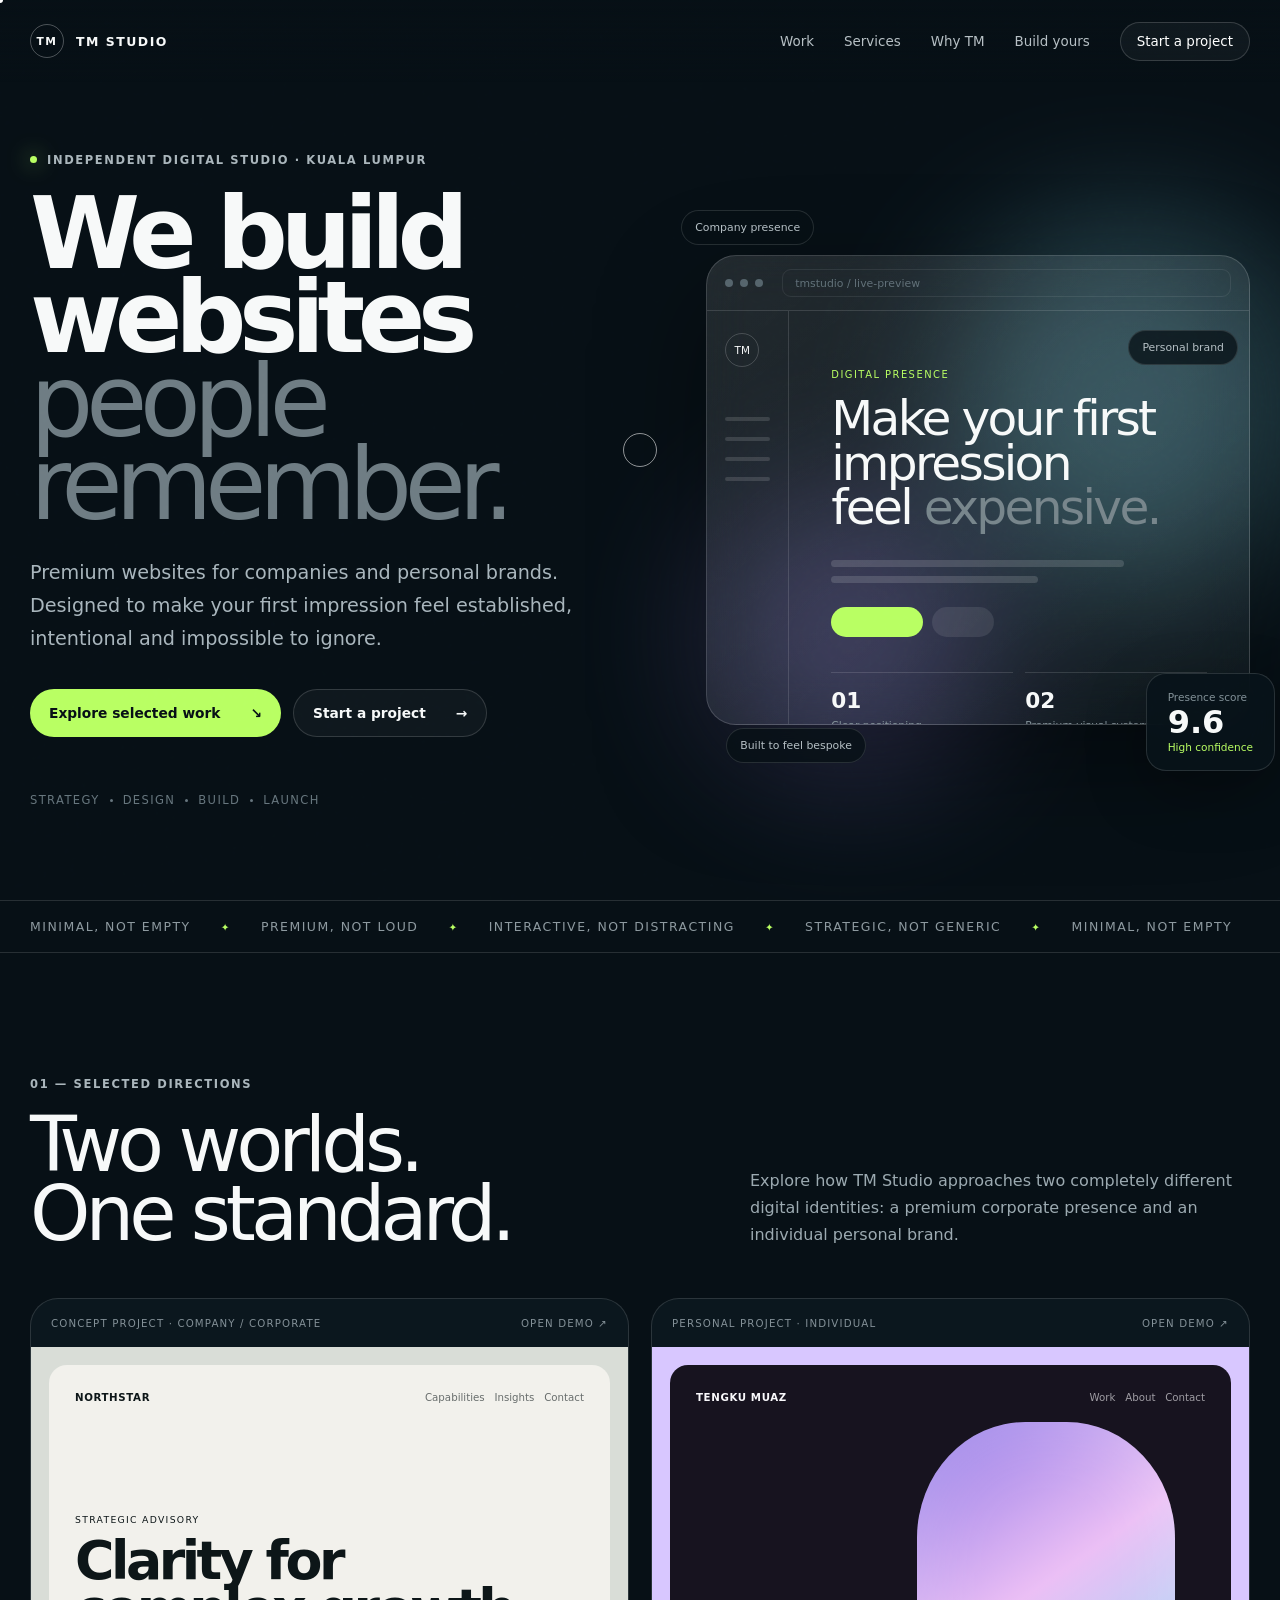
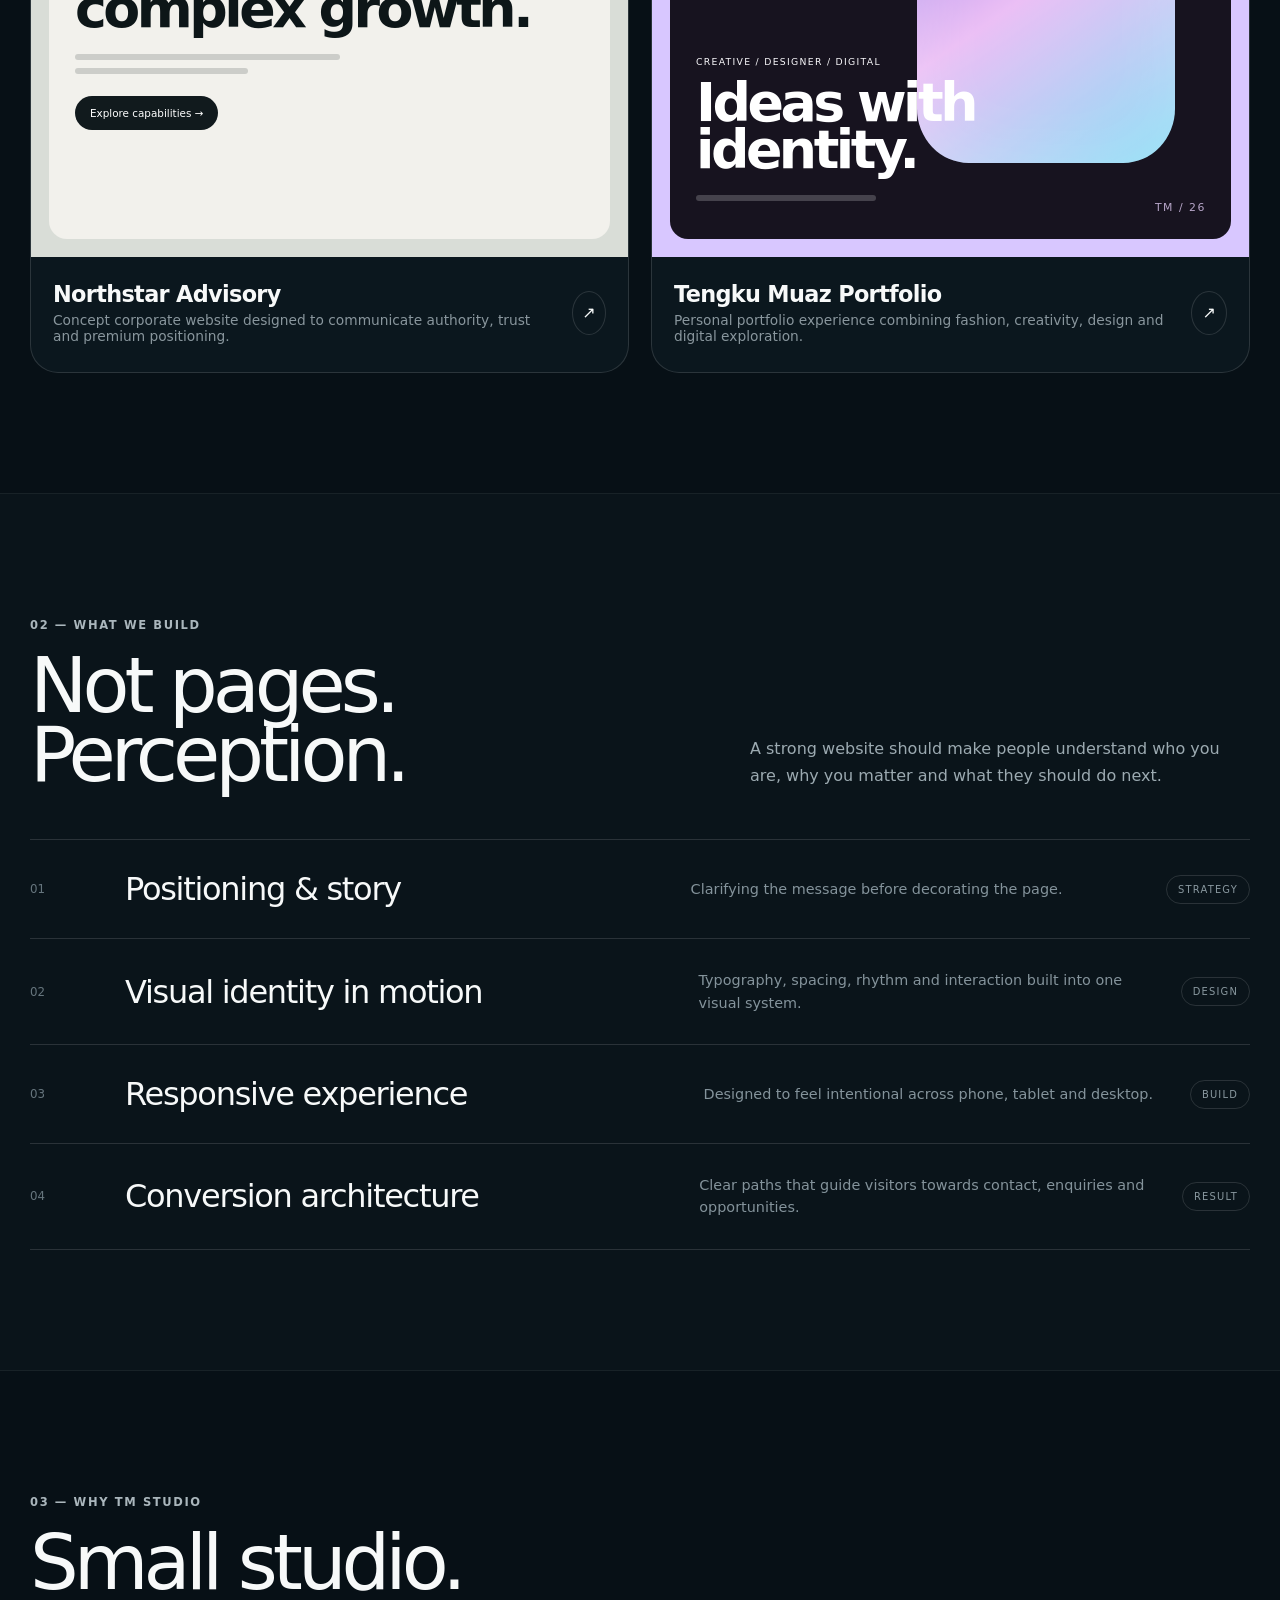
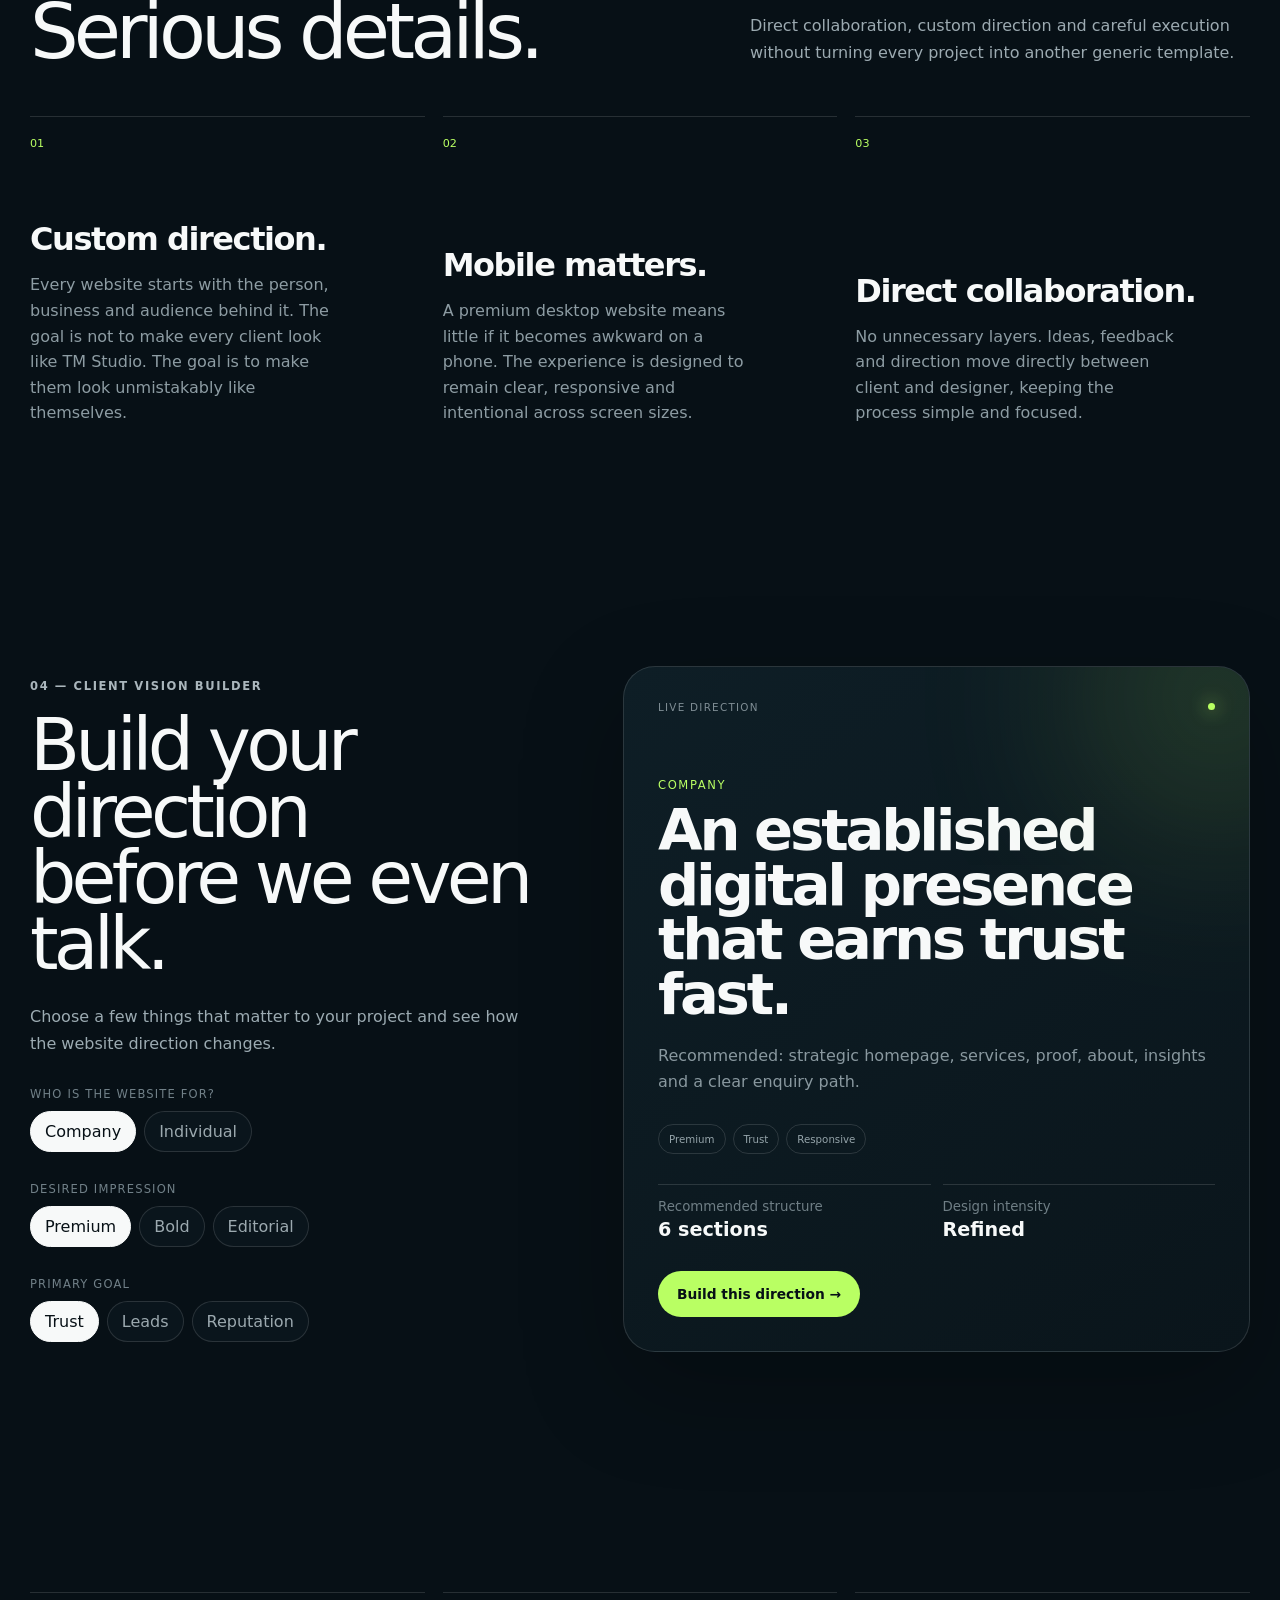
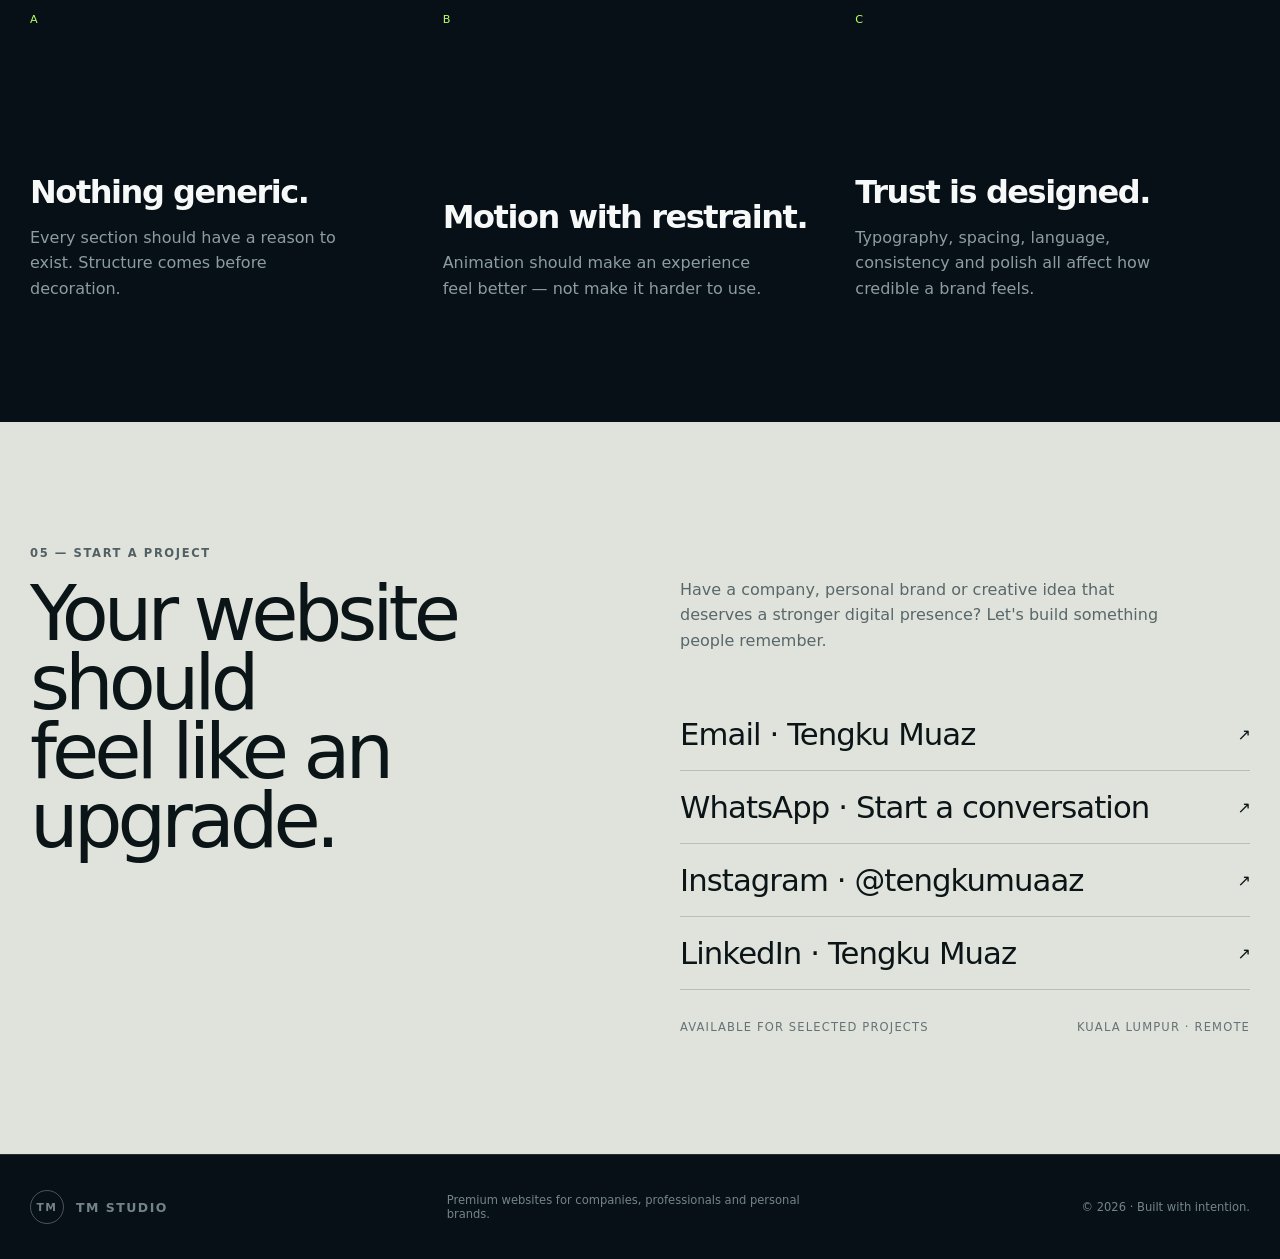
<file: index.html>
<!doctype html>
<html lang="en">

<head>
  <meta charset="utf-8">

  <meta
    name="viewport"
    content="width=device-width, initial-scale=1"
  >

  <meta
    name="theme-color"
    content="#071016"
  >

  <meta
    name="description"
    content="TM Studio creates premium minimalist websites for companies, founders, professionals and personal brands."
  >

  <title>
    TM Studio — Premium Websites & Digital Experiences
  </title>

  <link
    rel="stylesheet"
    href="styles.css"
  >
</head>


<body data-page="home">


  <!-- SCROLL PROGRESS -->

  <div
    class="scroll-progress"
    aria-hidden="true"
  >
    <span id="scrollProgress"></span>
  </div>


  <!-- BACKGROUND EFFECT -->

  <div
    class="noise"
    aria-hidden="true"
  ></div>


  <!-- CUSTOM CURSOR -->

  <div
    class="cursor cursor-dot"
    aria-hidden="true"
  ></div>

  <div
    class="cursor cursor-ring"
    aria-hidden="true"
  ></div>



  <!-- ========================================
       HEADER
  ========================================= -->

  <header
    class="site-header"
    id="top"
  >

    <div class="shell nav-shell">


      <!-- LOGO -->

      <a
        class="brand"
        href="index.html"
        aria-label="TM Studio home"
      >

        <span class="brand-mark">
          TM
        </span>

        <span class="brand-name">
          TM STUDIO
        </span>

      </a>



      <!-- DESKTOP NAV -->

      <nav
        class="desktop-nav"
        aria-label="Primary navigation"
      >

        <a href="#work">
          Work
        </a>

        <a href="#services">
          Services
        </a>

        <a href="#why">
          Why TM
        </a>

        <a href="#vision">
          Build yours
        </a>

        <a
          href="#contact"
          class="nav-pill"
        >
          Start a project
        </a>

      </nav>



      <!-- MOBILE MENU -->

      <button
        class="menu-btn"
        id="menuBtn"
        aria-expanded="false"
        aria-controls="mobileMenu"
        aria-label="Open menu"
      >

        <span></span>
        <span></span>

      </button>

    </div>


    <div
      class="mobile-menu"
      id="mobileMenu"
    >

      <div class="shell mobile-menu-inner">

        <a href="#work">
          Work
        </a>

        <a href="#services">
          Services
        </a>

        <a href="#why">
          Why TM
        </a>

        <a href="#vision">
          Build yours
        </a>

        <a href="#contact">
          Start a project ↗
        </a>

      </div>

    </div>

  </header>



  <main>


    <!-- ========================================
         HERO
    ========================================= -->

    <section class="hero shell">


      <div class="hero-copy reveal">


        <div class="kicker">

          <span class="signal"></span>

          Independent digital studio · Kuala Lumpur

        </div>


        <h1>

          We build websites

          <span class="hero-line muted">
            people remember.
          </span>

        </h1>


        <p class="hero-lead">

          Premium websites for companies and personal brands.

          Designed to make your first impression feel
          established, intentional and impossible to ignore.

        </p>


        <div class="hero-actions">


          <a
            href="#work"
            class="button button-primary magnetic"
          >

            <span>
              Explore selected work
            </span>

            <span>
              ↘
            </span>

          </a>


          <a
            href="#contact"
            class="button button-ghost magnetic"
          >

            <span>
              Start a project
            </span>

            <span>
              →
            </span>

          </a>


        </div>


        <div class="micro-proof">

          <span>Strategy</span>

          <i></i>

          <span>Design</span>

          <i></i>

          <span>Build</span>

          <i></i>

          <span>Launch</span>

        </div>


      </div>



      <!-- HERO VISUAL -->

      <div
        class="hero-stage reveal delay-1"
        data-tilt
      >


        <div class="orb orb-a"></div>

        <div class="orb orb-b"></div>


        <div class="stage-label label-a">
          Company presence
        </div>

        <div class="stage-label label-b">
          Personal brand
        </div>

        <div class="stage-label label-c">
          Built to feel bespoke
        </div>



        <div class="browser-card">


          <div class="browser-chrome">

            <span></span>

            <span></span>

            <span></span>


            <div class="browser-url">
              tmstudio / live-preview
            </div>

          </div>



          <div class="browser-layout">


            <aside class="browser-sidebar">


              <span class="tiny-logo">
                TM
              </span>


              <div class="sidebar-lines">

                <i></i>

                <i></i>

                <i></i>

                <i></i>

              </div>


            </aside>



            <div class="browser-main">


              <span class="mini-eyebrow">
                DIGITAL PRESENCE
              </span>


              <div class="demo-heading">

                Make your first impression<br>

                feel <em>expensive.</em>

              </div>


              <div class="demo-copy"></div>

              <div class="demo-copy short"></div>


              <div class="demo-actions">

                <i></i>

                <i></i>

              </div>


              <div class="demo-stats">


                <div>

                  <b>
                    01
                  </b>

                  <span>
                    Clear positioning
                  </span>

                </div>


                <div>

                  <b>
                    02
                  </b>

                  <span>
                    Premium visual system
                  </span>

                </div>


              </div>


            </div>

          </div>

        </div>



        <div class="floating-score">

          <span>
            Presence score
          </span>

          <strong>
            9.6
          </strong>

          <i>
            High confidence
          </i>

        </div>


      </div>


    </section>



    <!-- ========================================
         MOVING TEXT
    ========================================= -->

    <section class="manifesto">


      <div
        class="shell marquee-wrap"
        aria-label="TM Studio design principles"
      >


        <div class="marquee-track">


          <span>
            Minimal, not empty
          </span>

          <b>✦</b>


          <span>
            Premium, not loud
          </span>

          <b>✦</b>


          <span>
            Interactive, not distracting
          </span>

          <b>✦</b>


          <span>
            Strategic, not generic
          </span>

          <b>✦</b>


          <span>
            Minimal, not empty
          </span>

          <b>✦</b>


          <span>
            Premium, not loud
          </span>

          <b>✦</b>


        </div>


      </div>


    </section>



    <!-- ========================================
         SELECTED WORK
    ========================================= -->

    <section
      class="section shell"
      id="work"
    >


      <div class="section-head reveal">


        <div>


          <span class="section-index">
            01 — SELECTED DIRECTIONS
          </span>


          <h2>

            Two worlds.<br>

            One standard.

          </h2>


        </div>


        <p>

          Explore how TM Studio approaches two
          completely different digital identities:
          a premium corporate presence and an
          individual personal brand.

        </p>


      </div>



      <div class="project-grid">


        <!-- COMPANY DEMO -->

        <a
          href="company.html"
          class="project-card company-card reveal"
          data-tilt
        >


          <div class="project-topline">


            <span>
              CONCEPT PROJECT · COMPANY / CORPORATE
            </span>


            <span>
              OPEN DEMO ↗
            </span>


          </div>



          <div class="project-art">


            <div class="company-mini">


              <div class="mini-nav">


                <b>
                  NORTHSTAR
                </b>


                <span>

                  Capabilities&nbsp;&nbsp;
                  Insights&nbsp;&nbsp;
                  Contact

                </span>


              </div>



              <div class="mini-hero">


                <small>
                  STRATEGIC ADVISORY
                </small>


                <h3>

                  Clarity for<br>
                  complex growth.

                </h3>


                <p></p>

                <p class="mini-short"></p>


                <button type="button">

                  Explore capabilities →

                </button>


              </div>


            </div>


          </div>



          <div class="project-meta">


            <div>


              <h3>
                Northstar Advisory
              </h3>


              <p>

                Concept corporate website designed
                to communicate authority, trust and
                premium positioning.

              </p>


            </div>


            <span class="round-arrow">
              ↗
            </span>


          </div>


        </a>



        <!-- TENGKU MUAZ PERSONAL DEMO -->

        <a
          href="individual.html"
          class="project-card personal-card reveal delay-1"
          data-tilt
        >


          <div class="project-topline">


            <span>
              PERSONAL PROJECT · INDIVIDUAL
            </span>


            <span>
              OPEN DEMO ↗
            </span>


          </div>



          <div class="project-art">


            <div class="personal-mini">


              <div class="mini-nav">


                <b>
                  TENGKU MUAZ
                </b>


                <span>

                  Work&nbsp;&nbsp;
                  About&nbsp;&nbsp;
                  Contact

                </span>


              </div>



              <div class="portrait-shape"></div>



              <div class="mini-hero personal">


                <small>
                  CREATIVE / DESIGNER / DIGITAL
                </small>


                <h3>

                  Ideas with<br>
                  identity.

                </h3>


                <p></p>


              </div>



              <div class="signature">
                TM / 26
              </div>


            </div>


          </div>



          <div class="project-meta">


            <div>


              <h3>
                Tengku Muaz Portfolio
              </h3>


              <p>

                Personal portfolio experience
                combining fashion, creativity,
                design and digital exploration.

              </p>


            </div>


            <span class="round-arrow">
              ↗
            </span>


          </div>


        </a>


      </div>


    </section>



    <!-- ========================================
         SERVICES
    ========================================= -->

    <section
      class="section services-section"
      id="services"
    >


      <div class="shell">


        <div class="section-head reveal">


          <div>


            <span class="section-index">
              02 — WHAT WE BUILD
            </span>


            <h2>

              Not pages.<br>

              Perception.

            </h2>


          </div>


          <p>

            A strong website should make people
            understand who you are, why you matter
            and what they should do next.

          </p>


        </div>



        <div class="service-list">


          <article
            class="service-row spotlight-card reveal"
          >


            <span class="service-num">
              01
            </span>


            <h3>
              Positioning & story
            </h3>


            <p>

              Clarifying the message before
              decorating the page.

            </p>


            <span class="service-tag">
              STRATEGY
            </span>


          </article>



          <article
            class="service-row spotlight-card reveal"
          >


            <span class="service-num">
              02
            </span>


            <h3>
              Visual identity in motion
            </h3>


            <p>

              Typography, spacing, rhythm and
              interaction built into one visual system.

            </p>


            <span class="service-tag">
              DESIGN
            </span>


          </article>



          <article
            class="service-row spotlight-card reveal"
          >


            <span class="service-num">
              03
            </span>


            <h3>
              Responsive experience
            </h3>


            <p>

              Designed to feel intentional
              across phone, tablet and desktop.

            </p>


            <span class="service-tag">
              BUILD
            </span>


          </article>



          <article
            class="service-row spotlight-card reveal"
          >


            <span class="service-num">
              04
            </span>


            <h3>
              Conversion architecture
            </h3>


            <p>

              Clear paths that guide visitors
              towards contact, enquiries
              and opportunities.

            </p>


            <span class="service-tag">
              RESULT
            </span>


          </article>


        </div>


      </div>


    </section>



    <!-- ========================================
         WHY TM STUDIO
    ========================================= -->

    <section
      class="section shell"
      id="why"
    >


      <div class="section-head reveal">


        <div>


          <span class="section-index">
            03 — WHY TM STUDIO
          </span>


          <h2>

            Small studio.<br>

            Serious details.

          </h2>


        </div>


        <p>

          Direct collaboration, custom direction
          and careful execution without turning
          every project into another generic template.

        </p>


      </div>



      <div class="principles-grid">



        <article class="principle reveal">


          <span>
            01
          </span>


          <h3>
            Custom direction.
          </h3>


          <p>

            Every website starts with the person,
            business and audience behind it.

            The goal is not to make every client
            look like TM Studio.

            The goal is to make them look
            unmistakably like themselves.

          </p>


        </article>



        <article class="principle reveal delay-1">


          <span>
            02
          </span>


          <h3>
            Mobile matters.
          </h3>


          <p>

            A premium desktop website means little
            if it becomes awkward on a phone.

            The experience is designed to remain
            clear, responsive and intentional
            across screen sizes.

          </p>


        </article>



        <article class="principle reveal delay-2">


          <span>
            03
          </span>


          <h3>
            Direct collaboration.
          </h3>


          <p>

            No unnecessary layers.

            Ideas, feedback and direction move
            directly between client and designer,
            keeping the process simple and focused.

          </p>


        </article>


      </div>


    </section>



    <!-- ========================================
         CLIENT VISION BUILDER
    ========================================= -->

    <section
      class="section shell"
      id="vision"
    >


      <div class="vision-grid">



        <div class="vision-copy reveal">


          <span class="section-index">
            04 — CLIENT VISION BUILDER
          </span>


          <h2>

            Build your direction<br>

            before we even talk.

          </h2>


          <p>

            Choose a few things that matter
            to your project and see how the
            website direction changes.

          </p>



          <!-- AUDIENCE -->

          <div class="control-group">


            <label>
              Who is the website for?
            </label>


            <div
              class="choice-row"
              data-control="audience"
            >


              <button
                class="choice active"
                data-value="Company"
              >
                Company
              </button>


              <button
                class="choice"
                data-value="Individual"
              >
                Individual
              </button>


            </div>


          </div>



          <!-- STYLE -->

          <div class="control-group">


            <label>
              Desired impression
            </label>


            <div
              class="choice-row"
              data-control="tone"
            >


              <button
                class="choice active"
                data-value="Premium"
              >
                Premium
              </button>


              <button
                class="choice"
                data-value="Bold"
              >
                Bold
              </button>


              <button
                class="choice"
                data-value="Editorial"
              >
                Editorial
              </button>


            </div>


          </div>



          <!-- GOAL -->

          <div class="control-group">


            <label>
              Primary goal
            </label>


            <div
              class="choice-row"
              data-control="goal"
            >


              <button
                class="choice active"
                data-value="Trust"
              >
                Trust
              </button>


              <button
                class="choice"
                data-value="Leads"
              >
                Leads
              </button>


              <button
                class="choice"
                data-value="Reputation"
              >
                Reputation
              </button>


            </div>


          </div>


        </div>



        <!-- LIVE RESULT -->

        <div
          class="vision-preview reveal delay-1"
          id="visionPreview"
        >


          <div class="preview-top">


            <span>
              LIVE DIRECTION
            </span>

            <i></i>


          </div>



          <div
            class="preview-type"
            id="previewAudience"
          >
            Company
          </div>



          <h3 id="previewHeadline">

            An established digital presence
            that earns trust fast.

          </h3>



          <p id="previewDescription">

            Recommended: strategic homepage,
            services, proof, about, insights
            and a clear enquiry path.

          </p>



          <div class="preview-tags">


            <span id="previewTone">
              Premium
            </span>


            <span id="previewGoal">
              Trust
            </span>


            <span>
              Responsive
            </span>


          </div>



          <div class="preview-score">


            <div>


              <small>
                Recommended structure
              </small>


              <strong id="previewPages">
                6 sections
              </strong>


            </div>



            <div>


              <small>
                Design intensity
              </small>


              <strong id="previewIntensity">
                Refined
              </strong>


            </div>


          </div>



          <a
            href="#contact"
            class="button button-primary magnetic"
          >

            Build this direction →

          </a>


        </div>


      </div>


    </section>



    <!-- ========================================
         DESIGN PHILOSOPHY
    ========================================= -->

    <section class="section shell">


      <div class="principles-grid">



        <article class="principle reveal">


          <span>
            A
          </span>


          <h3>
            Nothing generic.
          </h3>


          <p>

            Every section should have a reason
            to exist.

            Structure comes before decoration.

          </p>


        </article>



        <article class="principle reveal delay-1">


          <span>
            B
          </span>


          <h3>
            Motion with restraint.
          </h3>


          <p>

            Animation should make an experience
            feel better — not make it harder to use.

          </p>


        </article>



        <article class="principle reveal delay-2">


          <span>
            C
          </span>


          <h3>
            Trust is designed.
          </h3>


          <p>

            Typography, spacing, language,
            consistency and polish all affect
            how credible a brand feels.

          </p>


        </article>


      </div>


    </section>



    <!-- ========================================
         CONTACT
    ========================================= -->

    <section
      class="contact-section"
      id="contact"
    >


      <div class="shell contact-grid">



        <div class="reveal">


          <span class="section-index">
            05 — START A PROJECT
          </span>


          <h2>

            Your website should<br>

            feel like an upgrade.

          </h2>


        </div>



        <div class="contact-panel reveal delay-1">


          <p>

            Have a company, personal brand or
            creative idea that deserves a stronger
            digital presence?

            Let's build something people remember.

          </p>



          <!-- EMAIL -->

          <a
            href="mailto:tengkumuaz0111@gmail.com"
            class="contact-link"
          >

            Email · Tengku Muaz

            <span>
              ↗
            </span>

          </a>



          <!-- WHATSAPP -->

          <a
            href="https://wa.me/60192412569"
            target="_blank"
            rel="noopener noreferrer"
            class="contact-link"
          >

            WhatsApp · Start a conversation

            <span>
              ↗
            </span>

          </a>



          <!-- INSTAGRAM -->

          <a
            href="https://www.instagram.com/tengkumuaaz/"
            target="_blank"
            rel="noopener noreferrer"
            class="contact-link"
          >

            Instagram · @tengkumuaaz

            <span>
              ↗
            </span>

          </a>



          <!-- LINKEDIN -->

          <a
            href="https://www.linkedin.com/in/tengku-muaz-tengku-ubaidillah-b92645419"
            target="_blank"
            rel="noopener noreferrer"
            class="contact-link"
          >

            LinkedIn · Tengku Muaz

            <span>
              ↗
            </span>

          </a>



          <div class="contact-foot">


            <span>
              Available for selected projects
            </span>


            <span>
              Kuala Lumpur · Remote
            </span>


          </div>


        </div>


      </div>


    </section>


  </main>



  <!-- ========================================
       FOOTER
  ========================================= -->

  <footer class="site-footer">


    <div class="shell footer-grid">


      <a
        class="brand"
        href="#top"
      >


        <span class="brand-mark">
          TM
        </span>


        <span class="brand-name">
          TM STUDIO
        </span>


      </a>



      <p>

        Premium websites for companies,
        professionals and personal brands.

      </p>



      <p>

        © <span data-year></span>
        · Built with intention.

      </p>


    </div>


  </footer>



  <!-- JAVASCRIPT -->

  <script src="script.js"></script>


</body>

</html>
</file>
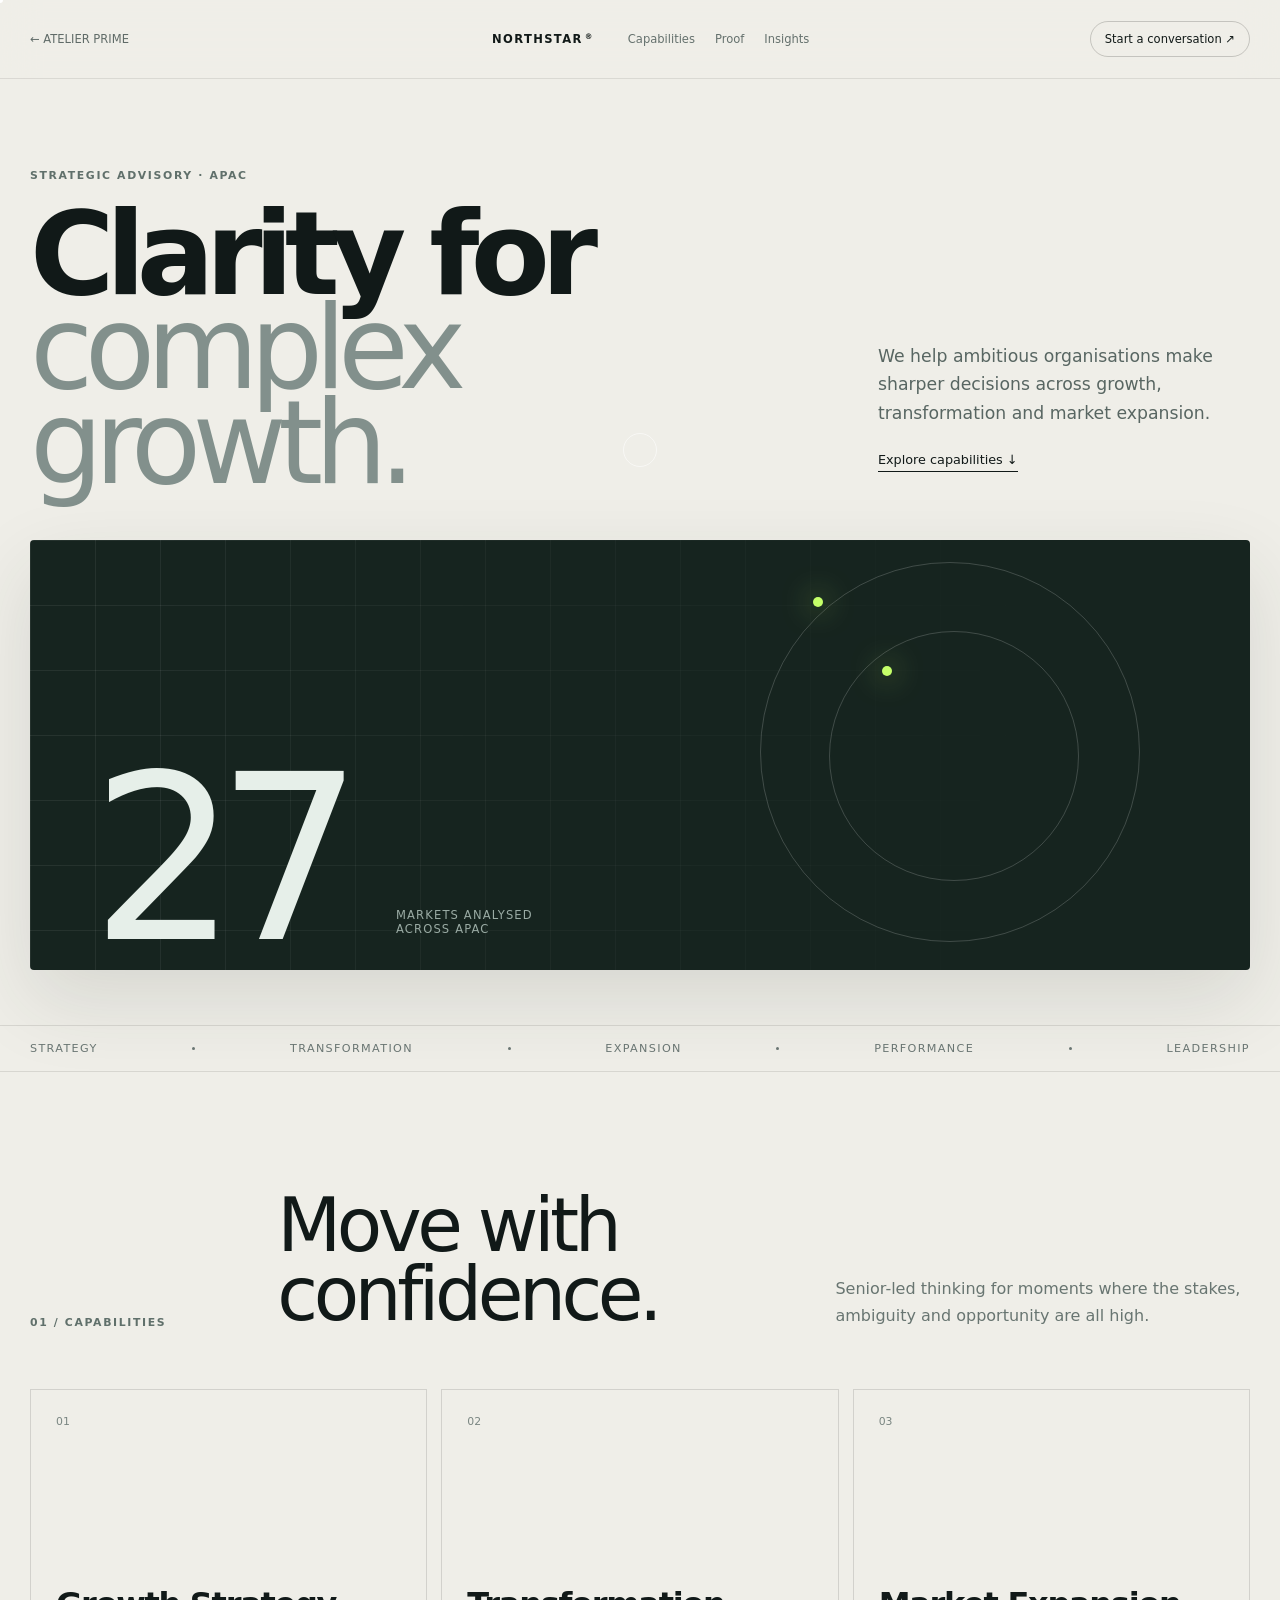
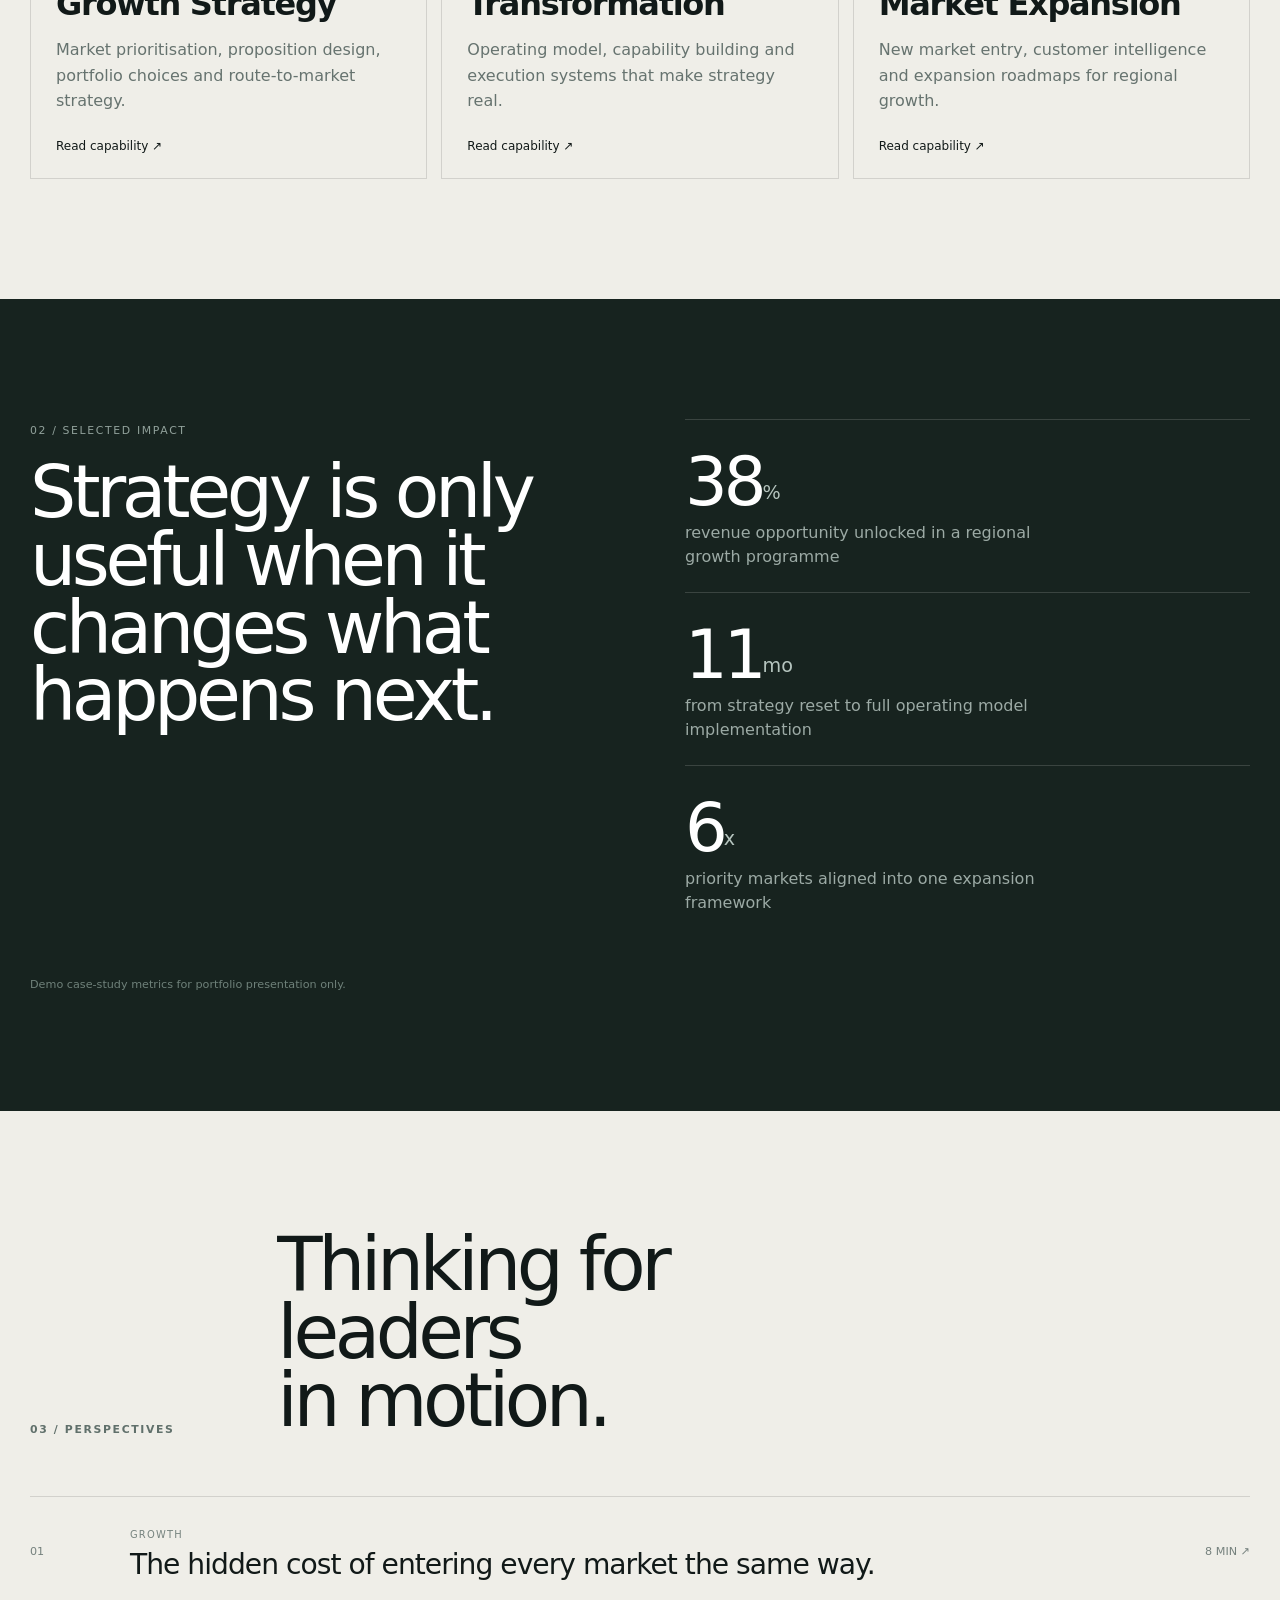
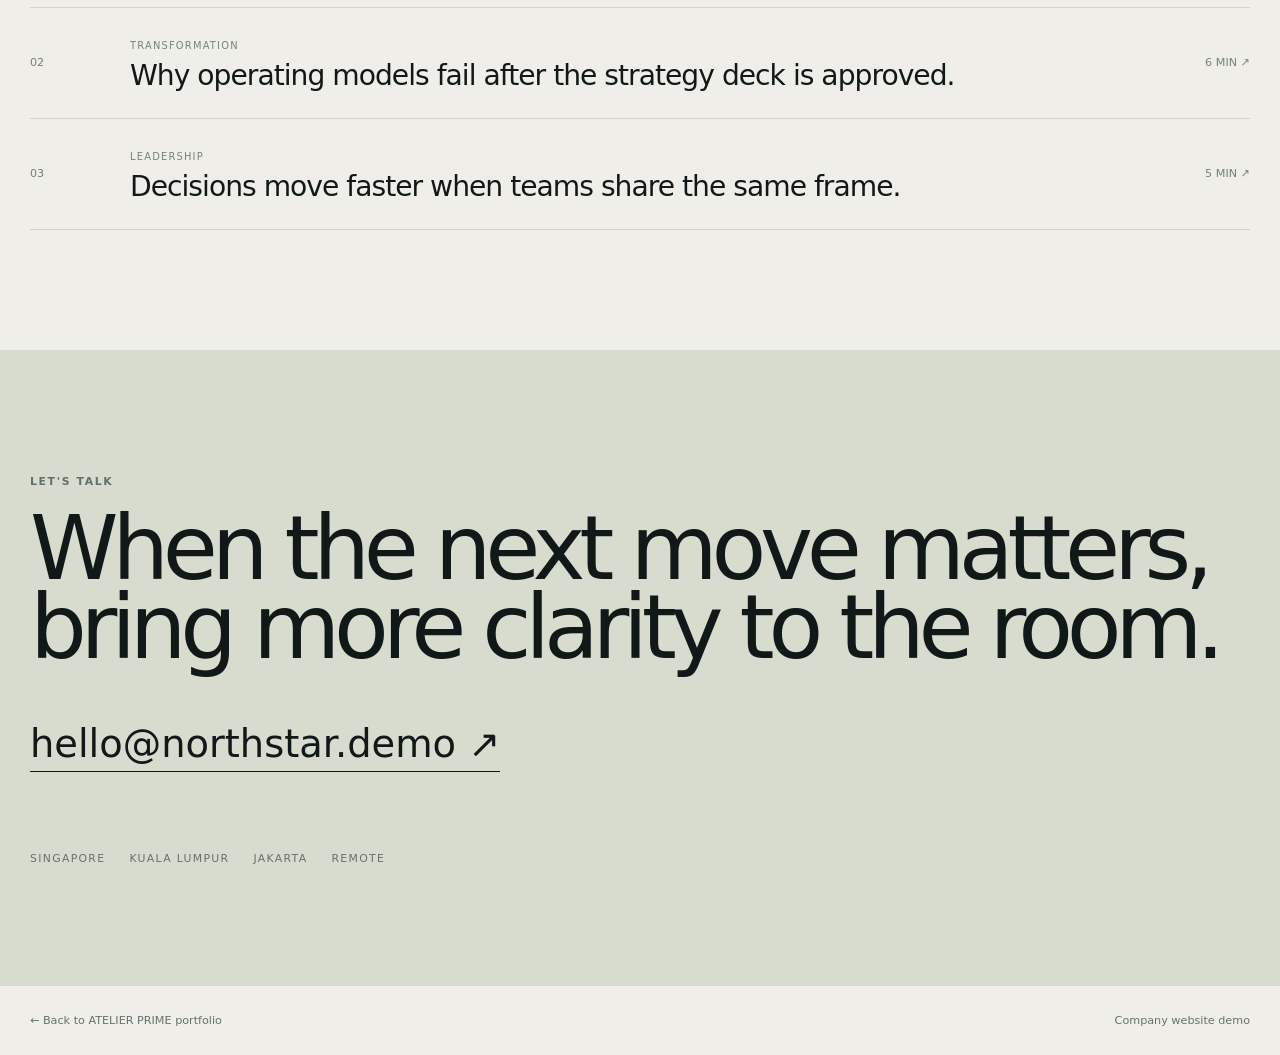
<file: company.html>
<!doctype html>
<html lang="en">
<head>
  <meta charset="utf-8">
  <meta name="viewport" content="width=device-width, initial-scale=1">
  <meta name="theme-color" content="#f0efe9">
  <meta name="description" content="Northstar Advisory — company website demo by ATELIER PRIME.">
  <title>Umairah Awish Advisory — Company Demo</title>
  <link rel="stylesheet" href="styles.css">
</head>
<body class="light-demo" data-page="company">
  <div class="scroll-progress" aria-hidden="true"><span id="scrollProgress"></span></div>
  <div class="cursor cursor-dot" aria-hidden="true"></div>
  <div class="cursor cursor-ring" aria-hidden="true"></div>

  <header class="demo-header">
    <div class="shell demo-nav">
      <a href="index.html" class="demo-back">← ATELIER PRIME</a>
      <a href="#" class="northstar-logo">NORTHSTAR<span>®</span></a>
      <nav>
        <a href="#capabilities">Capabilities</a>
        <a href="#proof">Proof</a>
        <a href="#insights">Insights</a>
      </nav>
      <a href="#contact" class="demo-contact">Start a conversation ↗</a>
    </div>
  </header>

  <main>
    <section class="corp-hero shell">
      <div class="corp-copy reveal">
        <span class="corp-kicker">STRATEGIC ADVISORY · APAC</span>
        <h1>Clarity for<br><em>complex growth.</em></h1>
      </div>
      <div class="corp-side reveal delay-1">
        <p>We help ambitious organisations make sharper decisions across growth, transformation and market expansion.</p>
        <a href="#capabilities">Explore capabilities ↓</a>
      </div>
      <div class="corp-visual reveal delay-1" data-tilt>
        <div class="visual-grid"></div>
        <div class="visual-number">27</div>
        <div class="visual-caption">Markets analysed<br>across APAC</div>
        <div class="visual-orbit"></div>
        <div class="visual-orbit small"></div>
      </div>
    </section>

    <section class="corp-ticker">
      <div class="shell corp-ticker-inner">
        <span>Strategy</span><i></i><span>Transformation</span><i></i><span>Expansion</span><i></i><span>Performance</span><i></i><span>Leadership</span>
      </div>
    </section>

    <section class="corp-section shell" id="capabilities">
      <div class="corp-section-head reveal">
        <span>01 / CAPABILITIES</span>
        <h2>Move with confidence.</h2>
        <p>Senior-led thinking for moments where the stakes, ambiguity and opportunity are all high.</p>
      </div>

      <div class="capability-grid">
        <article class="corp-card reveal spotlight-card">
          <span>01</span>
          <h3>Growth Strategy</h3>
          <p>Market prioritisation, proposition design, portfolio choices and route-to-market strategy.</p>
          <a href="#">Read capability ↗</a>
        </article>
        <article class="corp-card reveal spotlight-card">
          <span>02</span>
          <h3>Transformation</h3>
          <p>Operating model, capability building and execution systems that make strategy real.</p>
          <a href="#">Read capability ↗</a>
        </article>
        <article class="corp-card reveal spotlight-card">
          <span>03</span>
          <h3>Market Expansion</h3>
          <p>New market entry, customer intelligence and expansion roadmaps for regional growth.</p>
          <a href="#">Read capability ↗</a>
        </article>
      </div>
    </section>

    <section class="corp-proof" id="proof">
      <div class="shell proof-grid">
        <div class="proof-statement reveal">
          <span>02 / SELECTED IMPACT</span>
          <h2>Strategy is only useful when it changes what happens next.</h2>
        </div>

        <div class="proof-numbers">
          <article class="reveal">
            <strong data-count="38">0</strong><sup>%</sup>
            <p>revenue opportunity unlocked in a regional growth programme</p>
          </article>
          <article class="reveal delay-1">
            <strong data-count="11">0</strong><sup>mo</sup>
            <p>from strategy reset to full operating model implementation</p>
          </article>
          <article class="reveal delay-2">
            <strong data-count="6">0</strong><sup>x</sup>
            <p>priority markets aligned into one expansion framework</p>
          </article>
        </div>
      </div>
      <p class="demo-disclaimer shell">Demo case-study metrics for portfolio presentation only.</p>
    </section>

    <section class="corp-section shell" id="insights">
      <div class="corp-section-head reveal">
        <span>03 / PERSPECTIVES</span>
        <h2>Thinking for leaders<br>in motion.</h2>
      </div>

      <div class="insight-list">
        <a href="#" class="insight-row reveal">
          <span>01</span>
          <div><small>GROWTH</small><h3>The hidden cost of entering every market the same way.</h3></div>
          <span>8 MIN ↗</span>
        </a>
        <a href="#" class="insight-row reveal">
          <span>02</span>
          <div><small>TRANSFORMATION</small><h3>Why operating models fail after the strategy deck is approved.</h3></div>
          <span>6 MIN ↗</span>
        </a>
        <a href="#" class="insight-row reveal">
          <span>03</span>
          <div><small>LEADERSHIP</small><h3>Decisions move faster when teams share the same frame.</h3></div>
          <span>5 MIN ↗</span>
        </a>
      </div>
    </section>

    <section class="corp-contact" id="contact">
      <div class="shell">
        <span class="corp-kicker">LET'S TALK</span>
        <h2 class="reveal">When the next move matters,<br>bring more clarity to the room.</h2>
        <a href="mailto:hello@northstar.demo" class="corp-mail reveal">hello@northstar.demo ↗</a>
        <div class="corp-contact-foot">
          <span>Singapore</span><span>Kuala Lumpur</span><span>Jakarta</span><span>Remote</span>
        </div>
      </div>
    </section>
  </main>

  <footer class="corp-footer">
    <div class="shell">
      <a href="index.html">← Back to ATELIER PRIME portfolio</a>
      <span>Company website demo</span>
    </div>
  </footer>

  <script src="script.js"></script>
</body>
</html>
</file>
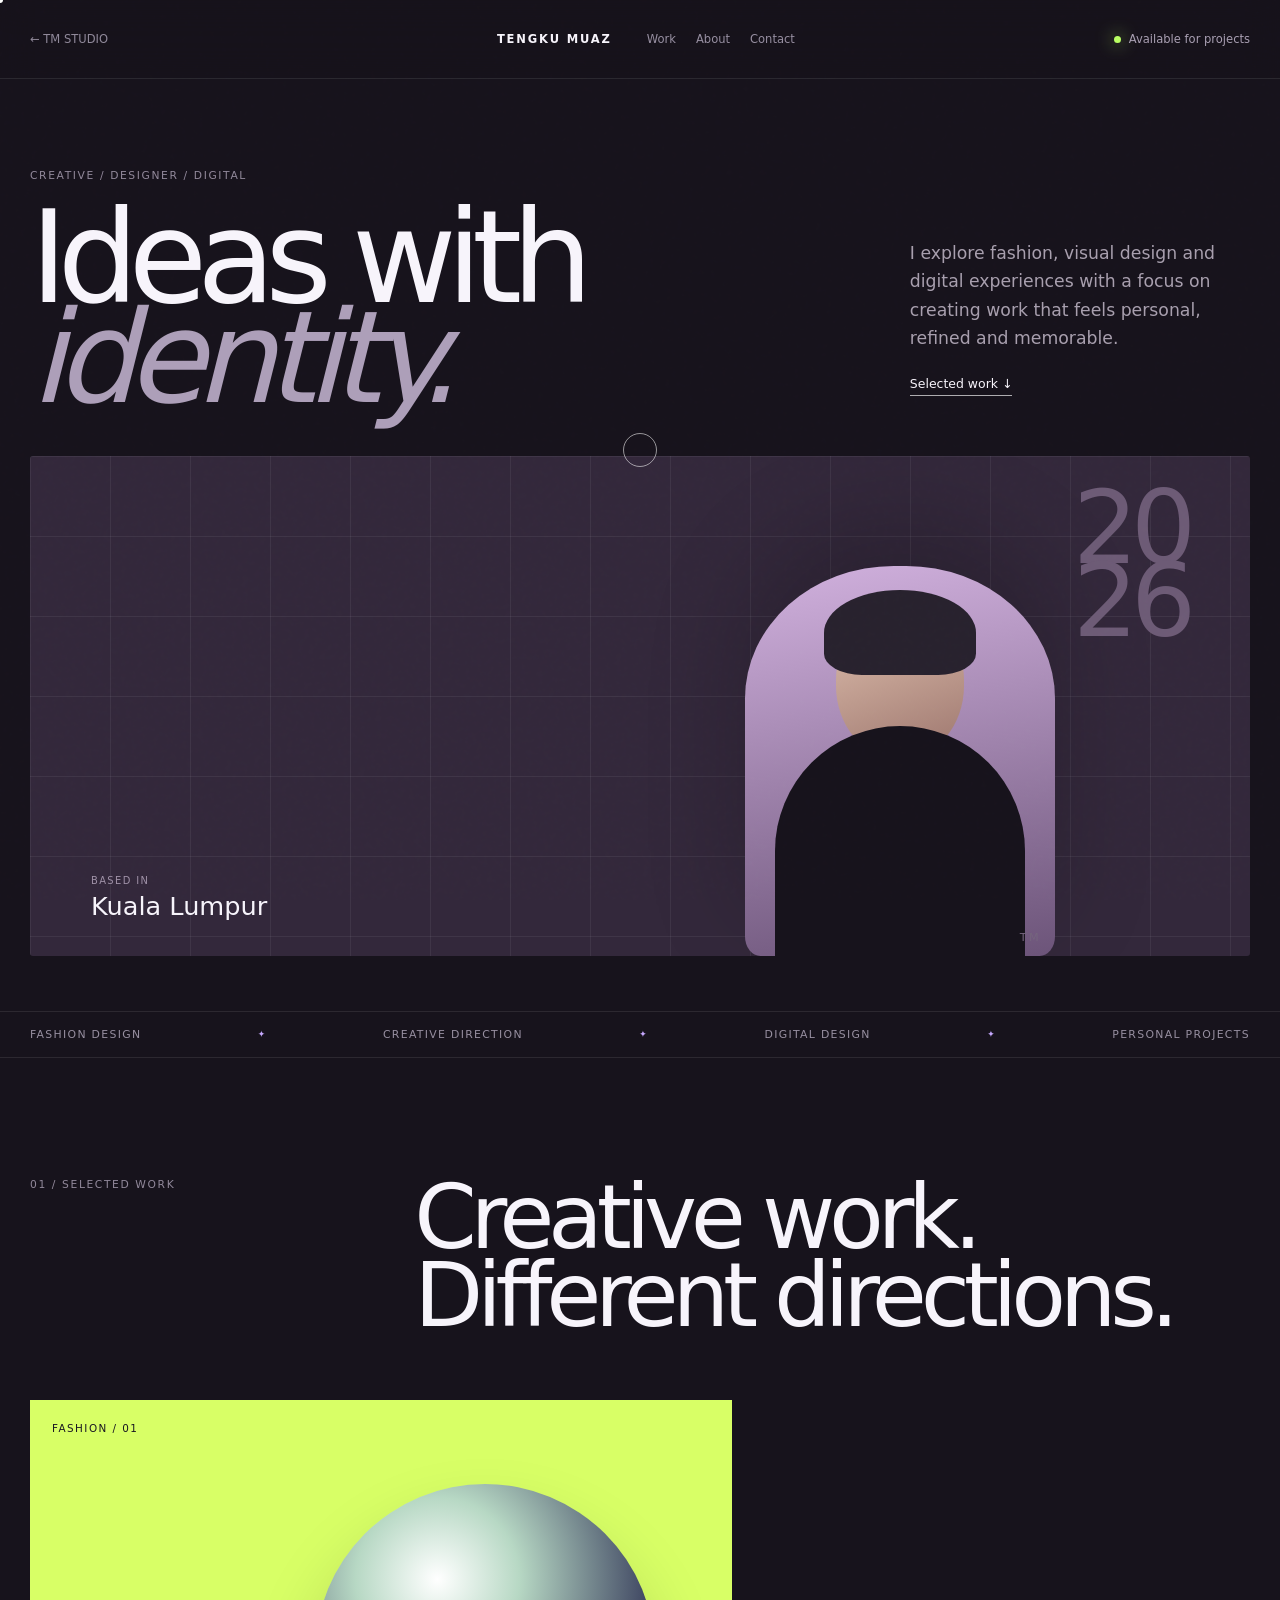
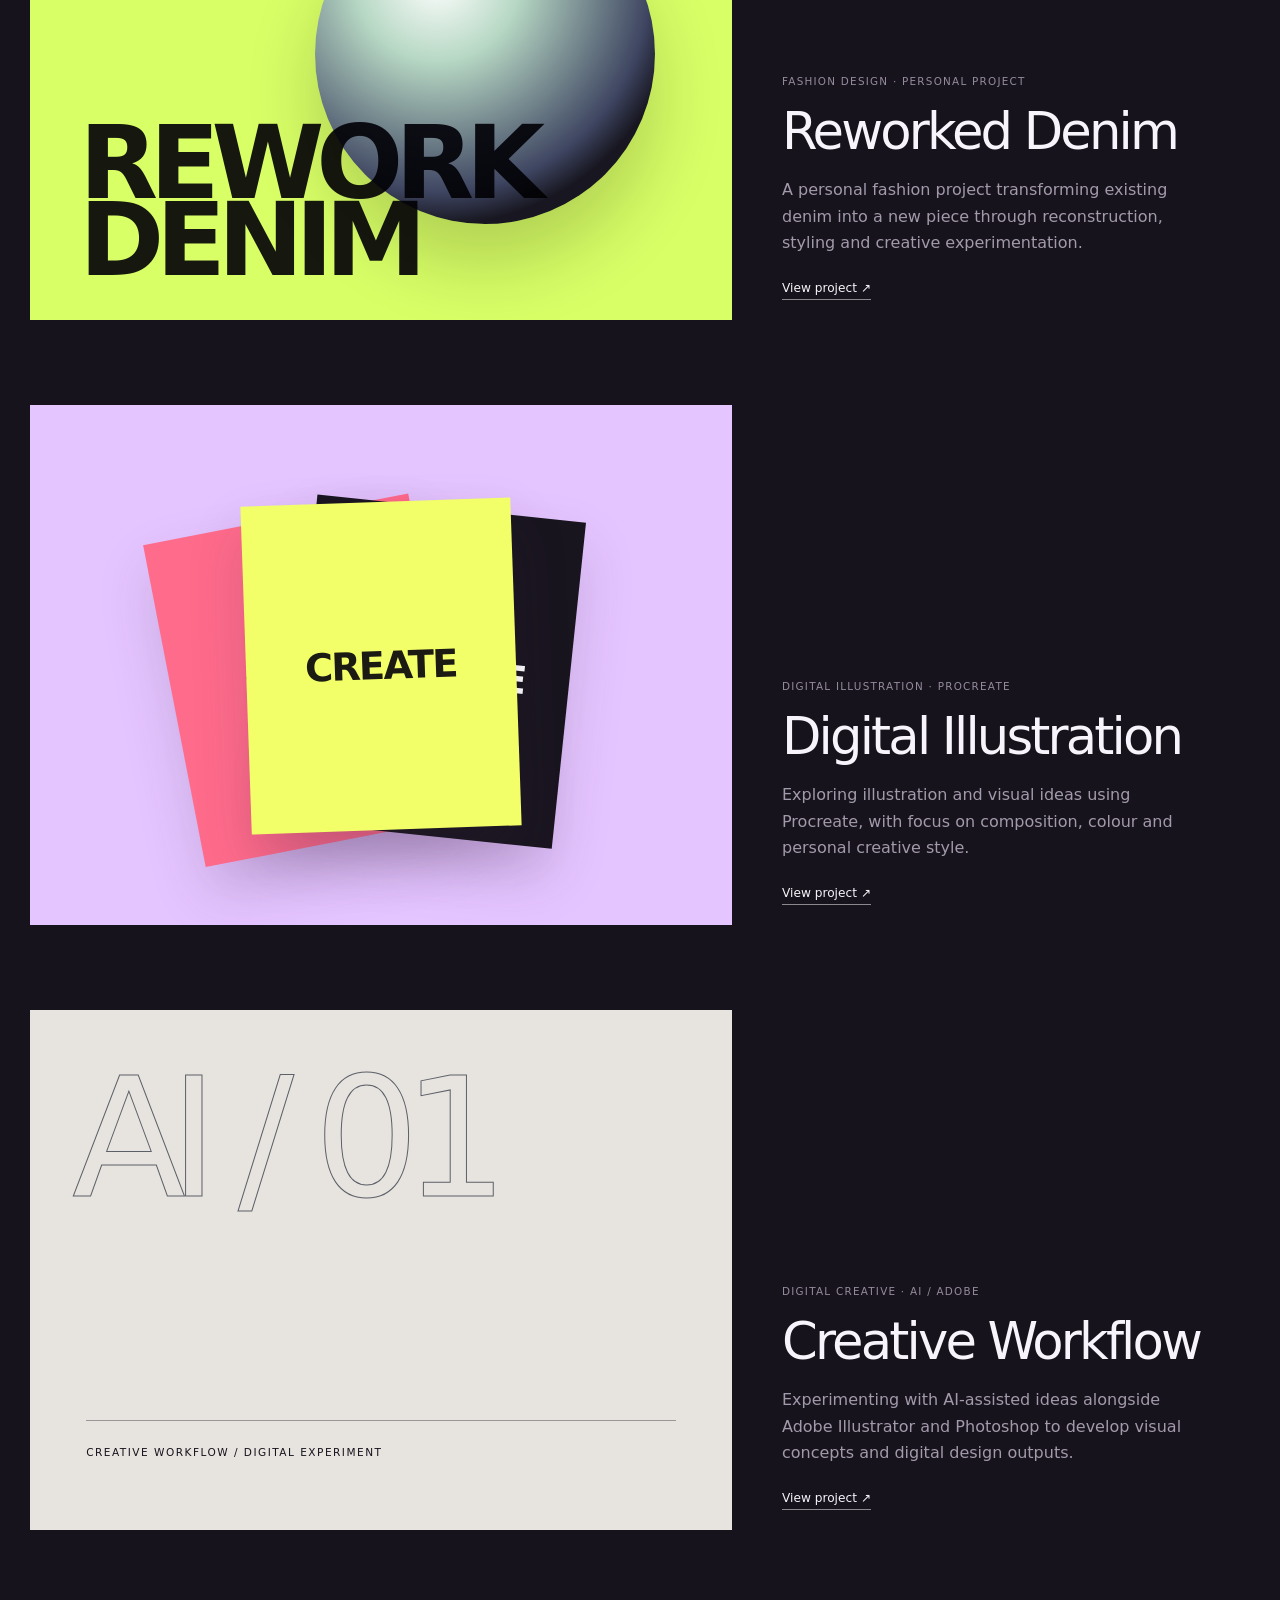
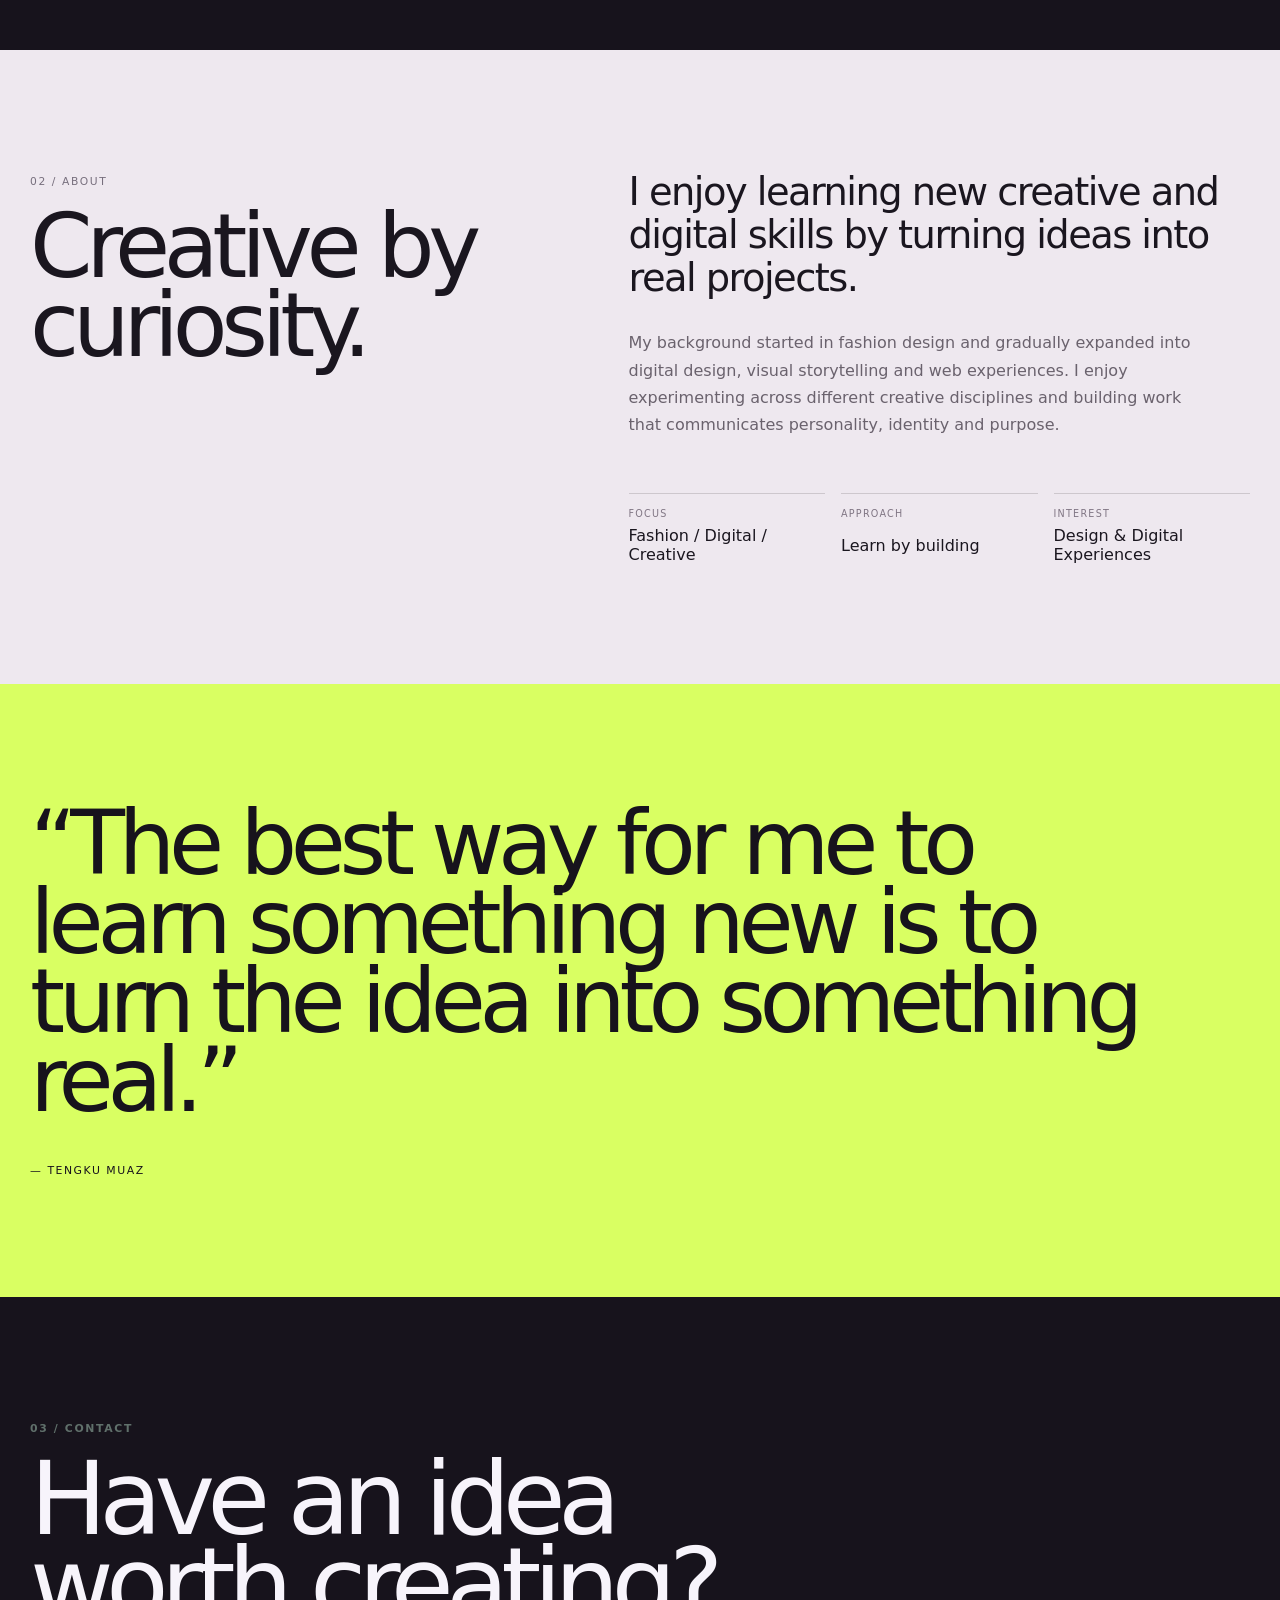
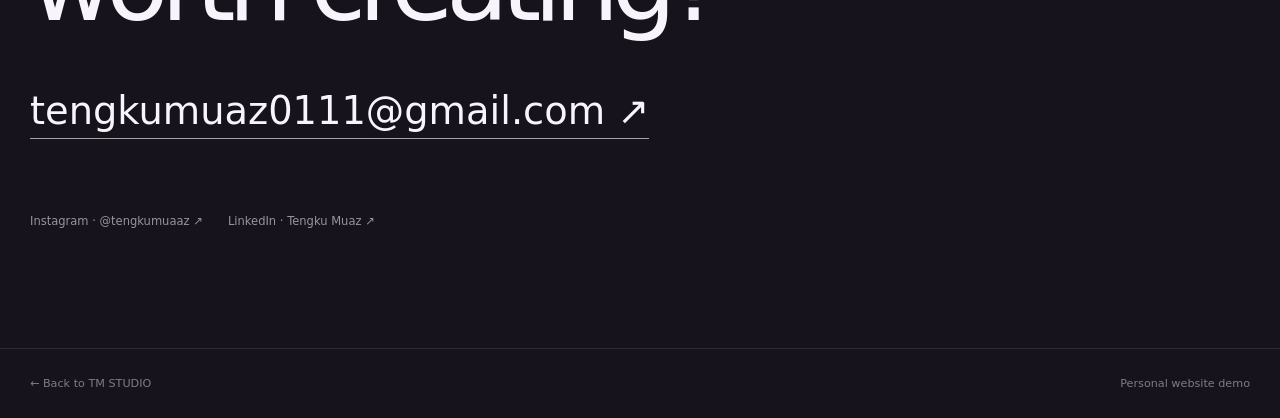
<file: individual.html>
<!doctype html>
<html lang="en">
<head>
  <meta charset="utf-8">

  <meta name="viewport" content="width=device-width, initial-scale=1">

  <meta name="theme-color" content="#16131c">

  <meta
    name="description"
    content="Tengku Muaz — creative personal portfolio by TM Studio."
  >

  <title>Tengku Muaz — Personal Portfolio</title>

  <link rel="stylesheet" href="styles.css">
</head>


<body class="personal-demo" data-page="individual">

  <!-- SCROLL PROGRESS -->
  <div class="scroll-progress" aria-hidden="true">
    <span id="scrollProgress"></span>
  </div>

  <!-- EFFECTS -->
  <div class="noise" aria-hidden="true"></div>

  <div class="cursor cursor-dot" aria-hidden="true"></div>

  <div class="cursor cursor-ring" aria-hidden="true"></div>


  <!-- =========================
       HEADER
  ========================== -->

  <header class="personal-header">

    <div class="shell personal-nav">

      <a
        href="index.html"
        class="demo-back light-link"
      >
        ← TM STUDIO
      </a>


      <a
        href="#top"
        class="eli-logo"
      >
        TENGKU MUAZ
      </a>


      <nav>

        <a href="#work">
          Work
        </a>

        <a href="#about">
          About
        </a>

        <a href="#contact">
          Contact
        </a>

      </nav>


      <span class="availability">

        <i></i>

        Available for projects

      </span>

    </div>

  </header>



  <main id="top">


    <!-- =========================
         HERO
    ========================== -->

    <section class="personal-hero shell">


      <div class="personal-title reveal">

        <span>
          CREATIVE / DESIGNER / DIGITAL
        </span>


        <h1>
          Ideas with<br>
          <em>identity.</em>
        </h1>

      </div>



      <div class="personal-intro reveal delay-1">

        <p>
          I explore fashion, visual design and digital experiences
          with a focus on creating work that feels personal,
          refined and memorable.
        </p>


        <a href="#work">
          Selected work ↓
        </a>

      </div>



      <!-- HERO VISUAL -->

      <div
        class="portrait-stage reveal delay-1"
        data-tilt
      >

        <div class="portrait-grid"></div>


        <div class="portrait-card">

          <div class="portrait-head"></div>

          <div class="portrait-body"></div>

          <span>
            TM
          </span>

        </div>


        <div class="portrait-caption">

          <small>
            BASED IN
          </small>

          <strong>
            Kuala Lumpur
          </strong>

        </div>


        <div class="portrait-year">

          20<br>
          26

        </div>

      </div>

    </section>



    <!-- =========================
         CREATIVE AREAS
    ========================== -->

    <section class="personal-line">

      <div class="shell line-inner">

        <span>
          Fashion Design
        </span>

        <b>✦</b>

        <span>
          Creative Direction
        </span>

        <b>✦</b>

        <span>
          Digital Design
        </span>

        <b>✦</b>

        <span>
          Personal Projects
        </span>

      </div>

    </section>



    <!-- =========================
         SELECTED WORK
    ========================== -->

    <section
      class="personal-work shell"
      id="work"
    >


      <div class="personal-section-head reveal">

        <span>
          01 / SELECTED WORK
        </span>


        <h2>
          Creative work.<br>
          Different directions.
        </h2>

      </div>



      <div class="work-stack">


        <!-- PROJECT 01 -->

        <article class="work-piece work-one reveal">


          <div class="work-visual">

            <div class="work-monogram">
              FASHION / 01
            </div>


            <div class="work-sphere"></div>


            <div class="work-title-art">

              REWORK<br>
              DENIM

            </div>

          </div>



          <div class="work-copy">

            <span>
              Fashion Design · Personal Project
            </span>


            <h3>
              Reworked Denim
            </h3>


            <p>
              A personal fashion project transforming
              existing denim into a new piece through
              reconstruction, styling and creative
              experimentation.
            </p>


            <a href="#">
              View project ↗
            </a>

          </div>

        </article>



        <!-- PROJECT 02 -->

        <article class="work-piece work-two reveal">


          <div class="work-visual">


            <div class="poster-stack">


              <div class="poster p1">

                <span>
                  DRAW
                </span>

              </div>


              <div class="poster p2">

                <span>
                  EXPLORE
                </span>

              </div>


              <div class="poster p3">

                <span>
                  CREATE
                </span>

              </div>


            </div>

          </div>



          <div class="work-copy">

            <span>
              Digital Illustration · Procreate
            </span>


            <h3>
              Digital Illustration
            </h3>


            <p>
              Exploring illustration and visual ideas
              using Procreate, with focus on composition,
              colour and personal creative style.
            </p>


            <a href="#">
              View project ↗
            </a>

          </div>

        </article>



        <!-- PROJECT 03 -->

        <article class="work-piece work-three reveal">


          <div class="work-visual">

            <div class="chrome-word">
              AI / 01
            </div>


            <div class="chrome-line"></div>


            <div class="chrome-label">
              CREATIVE WORKFLOW / DIGITAL EXPERIMENT
            </div>

          </div>



          <div class="work-copy">

            <span>
              Digital Creative · AI / Adobe
            </span>


            <h3>
              Creative Workflow
            </h3>


            <p>
              Experimenting with AI-assisted ideas
              alongside Adobe Illustrator and Photoshop
              to develop visual concepts and digital
              design outputs.
            </p>


            <a href="#">
              View project ↗
            </a>

          </div>

        </article>


      </div>

    </section>



    <!-- =========================
         ABOUT
    ========================== -->

    <section
      class="personal-about"
      id="about"
    >

      <div class="shell about-grid">


        <div class="about-title reveal">

          <span>
            02 / ABOUT
          </span>


          <h2>
            Creative by<br>
            curiosity.
          </h2>

        </div>



        <div class="about-copy reveal delay-1">


          <p class="large">
            I enjoy learning new creative and digital
            skills by turning ideas into real projects.
          </p>


          <p>
            My background started in fashion design
            and gradually expanded into digital design,
            visual storytelling and web experiences.

            I enjoy experimenting across different
            creative disciplines and building work
            that communicates personality,
            identity and purpose.
          </p>



          <div class="about-facts">


            <div>

              <small>
                FOCUS
              </small>

              <strong>
                Fashion / Digital / Creative
              </strong>

            </div>



            <div>

              <small>
                APPROACH
              </small>

              <strong>
                Learn by building
              </strong>

            </div>



            <div>

              <small>
                INTEREST
              </small>

              <strong>
                Design & Digital Experiences
              </strong>

            </div>


          </div>

        </div>

      </div>

    </section>



    <!-- =========================
         QUOTE
    ========================== -->

    <section class="personal-quote">

      <div class="shell reveal">

        <p>
          “The best way for me to learn something
          new is to turn the idea into something real.”
        </p>


        <span>
          — TENGKU MUAZ
        </span>

      </div>

    </section>



    <!-- =========================
         CONTACT
    ========================== -->

    <section
      class="personal-contact"
      id="contact"
    >

      <div class="shell">


        <span class="personal-index">
          03 / CONTACT
        </span>


        <h2 class="reveal">

          Have an idea<br>
          worth creating?

        </h2>



        <!-- EMAIL -->

        <a
          href="mailto:tengkumuaz0111@gmail.com"
          class="personal-mail reveal"
        >

          tengkumuaz0111@gmail.com ↗

        </a>



        <!-- SOCIAL MEDIA -->

        <div class="personal-social">


          <!-- INSTAGRAM -->

          <a
            href="https://www.instagram.com/tengkumuaaz/"
            target="_blank"
            rel="noopener noreferrer"
          >

            Instagram · @tengkumuaaz ↗

          </a>



          <!-- LINKEDIN -->

          <a href="#">

            LinkedIn · Tengku Muaz ↗

          </a>


        </div>

      </div>

    </section>


  </main>



  <!-- =========================
       FOOTER
  ========================== -->

  <footer class="personal-footer">

    <div class="shell">


      <a href="index.html">

        ← Back to TM STUDIO

      </a>


      <span>

        Personal website demo

      </span>


    </div>

  </footer>



  <script src="script.js"></script>

</body>
</html>
</file>
<file: styles.css>
/* =========================================================
   ATELIER PRIME — Shared Design System
   ========================================================= */
:root{
  --ink:#071016;
  --ink-2:#0c171e;
  --ink-3:#11212a;
  --paper:#f1f0eb;
  --paper-2:#e7e5dd;
  --white:#f7f9f9;
  --muted:#91a0a8;
  --line:rgba(255,255,255,.13);
  --acid:#b9ff63;
  --cyan:#8cecff;
  --violet:#a994ff;
  --rose:#ff9dba;
  --radius:28px;
  --ease:cubic-bezier(.2,.8,.2,1);
}
*{box-sizing:border-box;margin:0;padding:0}
html{scroll-behavior:smooth}
body{
  min-height:100vh;
  background:var(--ink);
  color:var(--white);
  font-family:Inter,ui-sans-serif,system-ui,-apple-system,BlinkMacSystemFont,"Segoe UI",sans-serif;
  -webkit-font-smoothing:antialiased;
  overflow-x:hidden;
}
body.menu-open{overflow:hidden}
a{color:inherit;text-decoration:none}
button{font:inherit}
img{max-width:100%;display:block}
::selection{background:var(--acid);color:var(--ink)}
.shell{width:min(1220px,calc(100% - 48px));margin-inline:auto}
.noise{
  position:fixed;inset:0;z-index:9999;pointer-events:none;opacity:.035;
  background-image:url("data:image/svg+xml,%3Csvg viewBox='0 0 180 180' xmlns='http://www.w3.org/2000/svg'%3E%3Cfilter id='n'%3E%3CfeTurbulence type='fractalNoise' baseFrequency='.9' numOctaves='4' stitchTiles='stitch'/%3E%3C/filter%3E%3Crect width='100%25' height='100%25' filter='url(%23n)' opacity='.8'/%3E%3C/svg%3E");
  mix-blend-mode:soft-light;
}
.scroll-progress{position:fixed;top:0;left:0;right:0;height:2px;z-index:10002;background:transparent}
.scroll-progress span{display:block;height:100%;width:0;background:linear-gradient(90deg,var(--acid),var(--cyan))}
.cursor{position:fixed;pointer-events:none;z-index:10001;border-radius:50%;transform:translate(-50%,-50%);transition:opacity .2s}
.cursor-dot{width:6px;height:6px;background:#fff}
.cursor-ring{width:34px;height:34px;border:1px solid rgba(255,255,255,.55);transition:width .2s,height .2s,border-color .2s,background .2s}
.cursor-ring.active{width:52px;height:52px;border-color:var(--acid);background:rgba(185,255,99,.08)}
.reveal{opacity:0;transform:translateY(28px);transition:opacity .9s var(--ease),transform .9s var(--ease)}
.reveal.in{opacity:1;transform:none}
.delay-1{transition-delay:.1s}.delay-2{transition-delay:.2s}

/* Header */
.site-header{
  position:fixed;top:0;left:0;right:0;z-index:1000;
  background:linear-gradient(to bottom,rgba(7,16,22,.88),rgba(7,16,22,0));
  transition:background .3s,border-color .3s;
}
.site-header.scrolled{background:rgba(7,16,22,.9);backdrop-filter:blur(18px);border-bottom:1px solid rgba(255,255,255,.08)}
.nav-shell{height:82px;display:flex;align-items:center;justify-content:space-between}
.brand{display:inline-flex;align-items:center;gap:12px;font-size:.78rem;font-weight:800;letter-spacing:.12em}
.brand-mark{width:34px;height:34px;border:1px solid rgba(255,255,255,.28);display:grid;place-items:center;border-radius:50%;font-size:.67rem}
.desktop-nav{display:flex;align-items:center;gap:30px;font-size:.84rem;color:#b7c0c5}
.desktop-nav a{transition:color .25s}
.desktop-nav a:hover{color:white}
.nav-pill{border:1px solid rgba(255,255,255,.16);border-radius:99px;padding:11px 16px;color:white!important;background:rgba(255,255,255,.04)}
.menu-btn{display:none;width:42px;height:42px;border:1px solid rgba(255,255,255,.15);border-radius:50%;background:transparent}
.menu-btn span{display:block;width:16px;height:1px;background:white;margin:5px auto;transition:.3s}
.mobile-menu{
  display:none;position:fixed;inset:82px 0 0;background:rgba(7,16,22,.98);
  transform:translateY(-15px);opacity:0;pointer-events:none;transition:.35s var(--ease)
}
.mobile-menu.open{transform:none;opacity:1;pointer-events:auto}
.mobile-menu-inner{display:flex;flex-direction:column;padding-top:55px}
.mobile-menu a{font-size:clamp(2.4rem,11vw,5.5rem);letter-spacing:-.06em;padding:13px 0;border-bottom:1px solid var(--line)}

/* Home Hero */
.hero{min-height:100svh;padding-top:130px;padding-bottom:70px;display:grid;grid-template-columns:1.04fr .96fr;gap:56px;align-items:center}
.kicker,.section-index{font-size:.72rem;font-weight:800;letter-spacing:.14em;color:#aab6bc;text-transform:uppercase}
.kicker{display:flex;align-items:center;gap:10px;margin-bottom:25px}
.signal{width:7px;height:7px;border-radius:50%;background:var(--acid);box-shadow:0 0 22px var(--acid)}
.hero h1{font-size:clamp(4rem,7.8vw,8.2rem);line-height:.84;letter-spacing:-.075em;font-weight:650}
.hero-line{display:block}
.hero-line.muted{color:#6f7d84;font-weight:400}
.hero-lead{max-width:650px;color:#a9b6bd;font-size:clamp(1.05rem,1.5vw,1.26rem);line-height:1.7;margin-top:30px}
.hero-actions{display:flex;gap:12px;flex-wrap:wrap;margin-top:34px}
.button{display:inline-flex;align-items:center;justify-content:space-between;gap:30px;border-radius:99px;padding:15px 19px;font-size:.86rem;font-weight:800;transition:transform .25s var(--ease),background .25s,color .25s}
.button-primary{background:var(--acid);color:var(--ink)}
.button-ghost{border:1px solid rgba(255,255,255,.15);background:rgba(255,255,255,.035)}
.button:hover{transform:translateY(-2px)}
.micro-proof{display:flex;align-items:center;gap:10px;margin-top:56px;color:#67767e;font-size:.72rem;text-transform:uppercase;letter-spacing:.12em}
.micro-proof i{width:3px;height:3px;background:#67767e;border-radius:50%}
.hero-stage{min-height:590px;position:relative;perspective:1000px}
.orb{position:absolute;border-radius:50%;filter:blur(70px);opacity:.27}
.orb-a{width:360px;height:360px;background:var(--cyan);right:-60px;top:40px}
.orb-b{width:280px;height:280px;background:var(--violet);left:20px;bottom:0}
.browser-card{
  position:absolute;inset:70px 0 auto 15px;height:470px;border:1px solid rgba(255,255,255,.16);
  border-radius:30px;background:linear-gradient(145deg,rgba(255,255,255,.11),rgba(255,255,255,.035));
  backdrop-filter:blur(22px);box-shadow:0 40px 110px rgba(0,0,0,.38);overflow:hidden;
  transition:transform .25s var(--ease)
}
.browser-chrome{height:55px;border-bottom:1px solid var(--line);display:flex;align-items:center;gap:7px;padding:0 18px}
.browser-chrome>span{width:8px;height:8px;border-radius:50%;background:#56656d}
.browser-url{margin-left:12px;flex:1;height:28px;border:1px solid rgba(255,255,255,.08);border-radius:9px;display:flex;align-items:center;padding-left:12px;color:#627179;font-size:.68rem}
.browser-layout{display:grid;grid-template-columns:82px 1fr;height:calc(100% - 55px)}
.browser-sidebar{border-right:1px solid var(--line);padding:22px 18px}
.tiny-logo{width:34px;height:34px;border:1px solid rgba(255,255,255,.18);border-radius:50%;display:grid;place-items:center;font-size:.65rem}
.sidebar-lines{margin-top:50px;display:grid;gap:16px}.sidebar-lines i{height:4px;background:rgba(255,255,255,.13);border-radius:9px}
.browser-main{padding:52px 42px}
.mini-eyebrow{color:var(--acid);font-size:.62rem;letter-spacing:.15em}
.demo-heading{font-size:clamp(2.15rem,3.8vw,3.6rem);line-height:.92;letter-spacing:-.055em;margin-top:14px}
.demo-heading em{font-style:normal;color:#78868c}
.demo-copy{height:7px;width:78%;background:rgba(255,255,255,.14);border-radius:9px;margin-top:30px}
.demo-copy.short{width:55%;margin-top:9px}
.demo-actions{display:flex;gap:9px;margin-top:24px}.demo-actions i{height:30px;width:92px;border-radius:99px;background:var(--acid)}.demo-actions i+ i{width:62px;background:rgba(255,255,255,.09)}
.demo-stats{display:grid;grid-template-columns:1fr 1fr;gap:12px;margin-top:35px}
.demo-stats>div{border-top:1px solid var(--line);padding-top:15px;display:grid;gap:6px}
.demo-stats b{font-size:1.35rem}.demo-stats span{font-size:.67rem;color:#85949b}
.floating-score{position:absolute;right:-25px;bottom:4px;border:1px solid rgba(255,255,255,.13);border-radius:20px;background:rgba(8,19,26,.9);backdrop-filter:blur(18px);padding:17px 21px;display:grid;gap:3px;box-shadow:0 20px 60px rgba(0,0,0,.3)}
.floating-score span,.floating-score i{font-size:.66rem;color:#829198;font-style:normal}.floating-score strong{font-size:2rem;line-height:1}.floating-score i{color:var(--acid)}
.stage-label{position:absolute;z-index:3;border:1px solid rgba(255,255,255,.12);background:rgba(7,16,22,.76);backdrop-filter:blur(13px);padding:10px 13px;border-radius:99px;font-size:.68rem;color:#b6c0c5}
.label-a{left:-10px;top:25px}.label-b{right:12px;top:145px}.label-c{left:35px;bottom:12px}

/* Marquee */
.manifesto{border-top:1px solid var(--line);border-bottom:1px solid var(--line);overflow:hidden}
.marquee-wrap{overflow:hidden}
.marquee-track{width:max-content;display:flex;align-items:center;gap:30px;padding:18px 0;animation:marquee 26s linear infinite;color:#8e9aa0;font-size:.78rem;letter-spacing:.12em;text-transform:uppercase}
.marquee-track b{color:var(--acid);font-size:.65rem}
@keyframes marquee{to{transform:translateX(-50%)}}

/* Home Sections */
.section{padding:120px 0}
.section-head{display:grid;grid-template-columns:1.05fr .95fr;gap:60px;align-items:end;margin-bottom:50px}
.section-head h2{font-size:clamp(3rem,6vw,6.1rem);line-height:.9;letter-spacing:-.065em;font-weight:540;margin-top:18px}
.section-head p{color:#9caab1;line-height:1.7;font-size:1rem;max-width:500px;justify-self:end}
.project-grid{display:grid;grid-template-columns:1fr 1fr;gap:22px}
.project-card{border:1px solid var(--line);border-radius:28px;overflow:hidden;background:#0b171e;transition:transform .35s var(--ease),border-color .35s}
.project-card:hover{border-color:rgba(255,255,255,.26)}
.project-topline{display:flex;justify-content:space-between;padding:18px 20px;font-size:.64rem;letter-spacing:.11em;color:#839097}
.project-art{height:510px;padding:18px}
.company-card .project-art{background:#d9ddd7}
.personal-card .project-art{background:#d8c7ff}
.company-mini,.personal-mini{height:100%;border-radius:18px;overflow:hidden;position:relative}
.company-mini{background:#f2f1ec;color:#0d1618;padding:26px}
.personal-mini{background:#17131f;color:#f9f8fb;padding:26px}
.mini-nav{display:flex;justify-content:space-between;font-size:.64rem}.mini-nav b{letter-spacing:.06em}.mini-nav span{opacity:.6}
.mini-hero{margin-top:105px}.mini-hero small{font-size:.58rem;letter-spacing:.14em}.mini-hero h3{font-size:clamp(2.5rem,4.2vw,4.5rem);line-height:.88;letter-spacing:-.065em;margin-top:10px}
.mini-hero p{height:6px;width:52%;background:rgba(10,20,22,.16);border-radius:9px;margin-top:22px}.mini-hero p.mini-short{width:34%;margin-top:8px}
.mini-hero button{border:none;background:#111a1d;color:white;border-radius:99px;padding:11px 15px;margin-top:22px;font-size:.65rem}
.personal-mini .mini-hero{position:absolute;z-index:2;left:26px;bottom:38px;margin:0}.personal-mini .mini-hero h3{color:white}.personal-mini .mini-hero p{background:rgba(255,255,255,.2);width:180px}
.portrait-shape{position:absolute;right:10%;top:12%;width:46%;height:72%;border-radius:42% 42% 20% 20% / 34% 34% 16% 16%;background:linear-gradient(145deg,#9074ff,#f3bcff 48%,#78e2ff);filter:saturate(.8);box-shadow:inset 0 0 80px rgba(255,255,255,.22)}
.signature{position:absolute;right:25px;bottom:25px;font-size:.68rem;color:#b7a6c9;letter-spacing:.14em}
.project-meta{padding:24px 22px 28px;display:flex;justify-content:space-between;align-items:center;gap:20px}
.project-meta h3{font-size:1.4rem;letter-spacing:-.03em}.project-meta p{color:#89969d;font-size:.86rem;margin-top:5px}
.round-arrow{width:44px;height:44px;border:1px solid var(--line);border-radius:50%;display:grid;place-items:center}
.services-section{background:#0a141a;border-top:1px solid rgba(255,255,255,.06);border-bottom:1px solid rgba(255,255,255,.06)}
.service-list{border-top:1px solid var(--line)}
.service-row{position:relative;display:grid;grid-template-columns:70px 1.2fr 1fr auto;gap:25px;align-items:center;padding:30px 0;border-bottom:1px solid var(--line);overflow:hidden}
.service-row:before,.spotlight-card:before{content:"";position:absolute;width:260px;height:260px;border-radius:50%;background:radial-gradient(circle,rgba(140,236,255,.12),transparent 65%);left:var(--mx,50%);top:var(--my,50%);transform:translate(-50%,-50%);opacity:0;transition:opacity .25s;pointer-events:none}
.service-row:hover:before,.spotlight-card:hover:before{opacity:1}
.service-num{color:#66757d;font-size:.74rem}.service-row h3{font-size:clamp(1.4rem,2.5vw,2.3rem);letter-spacing:-.04em;font-weight:500}.service-row p{color:#84939b;line-height:1.55;font-size:.9rem}
.service-tag{border:1px solid var(--line);border-radius:99px;padding:8px 11px;font-size:.62rem;letter-spacing:.12em;color:#89989f}
.vision-grid{display:grid;grid-template-columns:.9fr 1.1fr;gap:80px;align-items:center}
.vision-copy h2{font-size:clamp(3rem,5.7vw,5.8rem);line-height:.91;letter-spacing:-.065em;font-weight:540;margin:18px 0 25px}.vision-copy>p{color:#9cabb2;line-height:1.7;max-width:520px}
.control-group{margin-top:30px}.control-group label{display:block;color:#718088;font-size:.72rem;letter-spacing:.1em;text-transform:uppercase;margin-bottom:10px}
.choice-row{display:flex;gap:8px;flex-wrap:wrap}.choice{border:1px solid var(--line);background:#0a151c;color:#9ca9af;border-radius:99px;padding:10px 14px;cursor:pointer;transition:.25s}.choice:hover,.choice.active{background:var(--white);color:var(--ink);border-color:var(--white)}
.vision-preview{border:1px solid var(--line);border-radius:32px;padding:34px;background:linear-gradient(145deg,#0e1e26,#0a151b);box-shadow:0 35px 100px rgba(0,0,0,.25);position:relative;overflow:hidden}
.vision-preview:after{content:"";position:absolute;right:-100px;top:-100px;width:260px;height:260px;border-radius:50%;background:var(--preview-accent,var(--acid));filter:blur(100px);opacity:.18}
.preview-top{display:flex;justify-content:space-between;align-items:center;font-size:.65rem;letter-spacing:.12em;color:#7f8d94}.preview-top i{width:7px;height:7px;background:var(--preview-accent,var(--acid));border-radius:50%;box-shadow:0 0 18px var(--preview-accent,var(--acid))}
.preview-type{font-size:.72rem;color:var(--preview-accent,var(--acid));margin-top:65px;text-transform:uppercase;letter-spacing:.14em}
.vision-preview h3{font-size:clamp(2.4rem,4.5vw,4.4rem);line-height:.95;letter-spacing:-.055em;margin-top:12px;max-width:640px}.vision-preview>p{color:#89989f;line-height:1.65;max-width:600px;margin-top:20px}
.preview-tags{display:flex;flex-wrap:wrap;gap:7px;margin-top:28px}.preview-tags span{border:1px solid var(--line);padding:8px 10px;border-radius:99px;font-size:.64rem;color:#95a4aa}
.preview-score{display:grid;grid-template-columns:1fr 1fr;gap:12px;margin:30px 0}.preview-score>div{border-top:1px solid var(--line);padding-top:14px;display:grid;gap:4px}.preview-score small{color:#6f7e85}.preview-score strong{font-size:1.2rem}
.principles-grid{display:grid;grid-template-columns:repeat(3,1fr);gap:18px}.principle{min-height:310px;border-top:1px solid var(--line);padding-top:20px;display:flex;flex-direction:column}.principle>span{color:var(--acid);font-size:.7rem}.principle h3{font-size:2rem;letter-spacing:-.045em;margin-top:auto}.principle p{color:#8d9ca3;line-height:1.6;margin-top:14px;max-width:320px}
.contact-section{padding:120px 0;background:#dfe3dc;color:#0b1517}.contact-grid{display:grid;grid-template-columns:1fr 1fr;gap:80px}.contact-section .section-index{color:#526064}.contact-section h2{font-size:clamp(3.1rem,6vw,6rem);line-height:.9;letter-spacing:-.065em;font-weight:540;margin-top:18px}
.contact-panel{padding-top:35px}.contact-panel>p{color:#59676b;line-height:1.6;max-width:500px;margin-bottom:45px}.contact-link{display:flex;justify-content:space-between;align-items:center;border-bottom:1px solid rgba(0,0,0,.17);padding:18px 0;font-size:clamp(1.25rem,2.4vw,2.2rem);letter-spacing:-.03em}.contact-link span{font-size:1rem}
.contact-foot{display:flex;justify-content:space-between;gap:20px;margin-top:30px;color:#657276;font-size:.72rem;text-transform:uppercase;letter-spacing:.1em}
.site-footer{padding:35px 0;border-top:1px solid var(--line)}.footer-grid{display:grid;grid-template-columns:1fr 1fr 1fr;align-items:center;gap:30px;color:#74838a;font-size:.72rem}.footer-grid p:last-child{text-align:right}

/* =========================================================
   Company Demo
   ========================================================= */
.light-demo{background:#efeee8;color:#111918}
.light-demo ::selection{background:#13221f;color:#fff}
.demo-header{position:sticky;top:0;z-index:1000;background:rgba(239,238,232,.88);backdrop-filter:blur(18px);border-bottom:1px solid rgba(0,0,0,.09)}
.demo-nav{height:78px;display:grid;grid-template-columns:1fr auto 1fr auto;align-items:center;gap:34px;font-size:.72rem}
.demo-back{color:#606b68}.northstar-logo{font-weight:900;letter-spacing:.12em}.northstar-logo span{font-size:.48rem;vertical-align:top;margin-left:2px}.demo-nav nav{display:flex;gap:20px;color:#65716e}.demo-contact{border:1px solid rgba(0,0,0,.18);padding:10px 14px;border-radius:99px}
.corp-hero{min-height:calc(100svh - 78px);padding:85px 0 55px;display:grid;grid-template-columns:1.15fr .55fr;grid-template-rows:auto 1fr;gap:50px 70px}
.corp-kicker,.corp-section-head>span,.personal-index{font-size:.68rem;letter-spacing:.15em;font-weight:800;color:#60706b}
.corp-copy h1{font-size:clamp(4.5rem,9vw,9.5rem);line-height:.82;letter-spacing:-.075em;font-weight:570;margin-top:24px}.corp-copy h1 em{font-style:normal;color:#82908c;font-weight:400}
.corp-side{align-self:end;padding-bottom:18px}.corp-side p{font-size:1.08rem;line-height:1.65;color:#586662}.corp-side a{display:inline-block;margin-top:25px;border-bottom:1px solid #111918;padding-bottom:4px;font-size:.8rem}
.corp-visual{grid-column:1/-1;min-height:430px;background:#16241f;border-radius:4px;position:relative;overflow:hidden;color:white;box-shadow:0 30px 80px rgba(39,48,45,.12)}
.visual-grid{position:absolute;inset:0;background-image:linear-gradient(rgba(255,255,255,.07) 1px,transparent 1px),linear-gradient(90deg,rgba(255,255,255,.07) 1px,transparent 1px);background-size:65px 65px;mask-image:linear-gradient(to right,black,transparent 85%)}
.visual-number{position:absolute;left:5%;bottom:7%;font-size:clamp(8rem,18vw,16rem);letter-spacing:-.09em;line-height:.7;color:#e6efe9}
.visual-caption{position:absolute;left:30%;bottom:8%;font-size:.72rem;letter-spacing:.1em;color:#9aaba4;text-transform:uppercase}
.visual-orbit{position:absolute;width:380px;height:380px;border:1px solid rgba(255,255,255,.18);border-radius:50%;right:9%;top:5%;animation:spin 18s linear infinite}.visual-orbit:before{content:"";position:absolute;width:10px;height:10px;border-radius:50%;background:#c4ff69;top:34px;left:52px;box-shadow:0 0 30px #c4ff69}
.visual-orbit.small{width:250px;height:250px;right:14%;top:21%;animation-direction:reverse;animation-duration:13s}
@keyframes spin{to{transform:rotate(360deg)}}
.corp-ticker{border-top:1px solid rgba(0,0,0,.1);border-bottom:1px solid rgba(0,0,0,.1)}.corp-ticker-inner{display:flex;justify-content:space-between;align-items:center;gap:20px;padding:16px 0;color:#6b7774;font-size:.7rem;text-transform:uppercase;letter-spacing:.12em}.corp-ticker-inner i{width:3px;height:3px;background:#6b7774;border-radius:50%}
.corp-section{padding:120px 0}.corp-section-head{display:grid;grid-template-columns:.4fr 1fr .8fr;gap:40px;align-items:end;margin-bottom:60px}.corp-section-head h2{font-size:clamp(3rem,5.8vw,6rem);letter-spacing:-.06em;line-height:.92;font-weight:520}.corp-section-head p{color:#687571;line-height:1.7}
.capability-grid{display:grid;grid-template-columns:repeat(3,1fr);gap:14px}.corp-card{position:relative;overflow:hidden;min-height:390px;border:1px solid rgba(0,0,0,.12);padding:25px;display:flex;flex-direction:column}.corp-card>span{font-size:.68rem;color:#7a8682}.corp-card h3{font-size:2rem;letter-spacing:-.04em;margin-top:auto}.corp-card p{color:#66736f;line-height:1.6;margin-top:14px}.corp-card a{display:inline-block;margin-top:25px;font-size:.75rem}
.corp-card.spotlight-card:before{background:radial-gradient(circle,rgba(139,176,154,.16),transparent 65%)}
.corp-proof{background:#17231f;color:white;padding:120px 0}.proof-grid{display:grid;grid-template-columns:1fr 1fr;gap:90px}.proof-statement span{font-size:.68rem;letter-spacing:.15em;color:#91a19b}.proof-statement h2{font-size:clamp(3rem,5.7vw,5.6rem);line-height:.93;letter-spacing:-.06em;font-weight:500;margin-top:20px}.proof-numbers{display:grid}.proof-numbers article{border-top:1px solid rgba(255,255,255,.15);padding:23px 0}.proof-numbers strong{font-size:4.2rem;letter-spacing:-.06em;font-weight:500}.proof-numbers sup{font-size:1.2rem;color:#b5c4be}.proof-numbers p{color:#9caaa5;line-height:1.5;max-width:390px}
.demo-disclaimer{color:#6f817a;font-size:.7rem;margin-top:40px}
.insight-list{border-top:1px solid rgba(0,0,0,.12)}.insight-row{display:grid;grid-template-columns:70px 1fr auto;gap:30px;align-items:center;border-bottom:1px solid rgba(0,0,0,.12);padding:26px 0}.insight-row>span{font-size:.7rem;color:#75817d}.insight-row small{font-size:.62rem;color:#76837f;letter-spacing:.12em}.insight-row h3{font-size:clamp(1.25rem,2.2vw,2rem);letter-spacing:-.035em;margin-top:6px;font-weight:520}
.corp-contact{padding:120px 0;background:#d8dccf}.corp-contact h2{font-size:clamp(3.6rem,7vw,7rem);line-height:.88;letter-spacing:-.07em;font-weight:520;margin-top:20px}.corp-mail{display:inline-block;margin-top:55px;font-size:clamp(1.7rem,3vw,3rem);border-bottom:1px solid #111918;padding-bottom:5px}.corp-contact-foot{display:flex;gap:24px;flex-wrap:wrap;margin-top:80px;font-size:.68rem;color:#66706d;text-transform:uppercase;letter-spacing:.12em}
.corp-footer{padding:28px 0;background:#efeee8;border-top:1px solid rgba(0,0,0,.1);font-size:.7rem;color:#66716e}.corp-footer .shell{display:flex;justify-content:space-between}

/* =========================================================
   Individual Demo
   ========================================================= */
.personal-demo{background:#17131c;color:#f7f4fb}
.personal-header{position:sticky;top:0;z-index:1000;background:rgba(23,19,28,.82);backdrop-filter:blur(18px);border-bottom:1px solid rgba(255,255,255,.09)}
.personal-nav{height:78px;display:grid;grid-template-columns:1fr auto 1fr auto;align-items:center;gap:35px;font-size:.72rem}.light-link{color:#90899a}.eli-logo{font-weight:900;letter-spacing:.16em}.personal-nav nav{display:flex;gap:20px;color:#978fa1}.availability{display:flex;align-items:center;gap:8px;color:#a99fb2}.availability i{width:7px;height:7px;background:#b9ff63;border-radius:50%;box-shadow:0 0 18px #b9ff63}
.personal-hero{min-height:calc(100svh - 78px);padding:85px 0 55px;display:grid;grid-template-columns:1fr .42fr;grid-template-rows:auto 1fr;gap:48px 70px}
.personal-title>span,.personal-section-head>span{font-size:.67rem;letter-spacing:.15em;color:#91889a}.personal-title h1{font-size:clamp(5rem,10vw,10.5rem);line-height:.78;letter-spacing:-.08em;font-weight:540;margin-top:25px}.personal-title h1 em{font-style:italic;font-weight:350;color:#ad9fb9}
.personal-intro{align-self:end;padding-bottom:12px}.personal-intro p{color:#a89fae;line-height:1.65;font-size:1.08rem}.personal-intro a{display:inline-block;margin-top:23px;border-bottom:1px solid rgba(255,255,255,.65);padding-bottom:4px;font-size:.78rem}
.portrait-stage{grid-column:1/-1;min-height:500px;position:relative;background:#33283b;border-radius:3px;overflow:hidden}.portrait-grid{position:absolute;inset:0;background:linear-gradient(90deg,rgba(255,255,255,.06) 1px,transparent 1px),linear-gradient(rgba(255,255,255,.06) 1px,transparent 1px);background-size:80px 80px}
.portrait-card{position:absolute;width:310px;height:390px;right:16%;bottom:0;background:linear-gradient(170deg,#d1b1de,#6c5479);border-radius:48% 48% 5% 5% / 34% 34% 5% 5%;overflow:hidden;box-shadow:0 -40px 100px rgba(0,0,0,.18)}
.portrait-head{position:absolute;width:128px;height:150px;border-radius:48%;background:linear-gradient(160deg,#e1c2b0,#9c756d);left:50%;top:42px;transform:translateX(-50%)}.portrait-head:before{content:"";position:absolute;inset:-18px -12px 55% -12px;border-radius:50% 50% 25% 25%;background:#28222e}
.portrait-body{position:absolute;left:50%;bottom:-20px;transform:translateX(-50%);width:250px;height:250px;border-radius:50% 50% 0 0;background:#17131c}.portrait-card>span{position:absolute;right:14px;bottom:12px;color:#75657e;font-size:.7rem;letter-spacing:.2em}
.portrait-caption{position:absolute;left:5%;bottom:7%;display:grid;gap:5px}.portrait-caption small{color:#9f91a7;font-size:.62rem;letter-spacing:.14em}.portrait-caption strong{font-size:1.6rem;font-weight:500}.portrait-year{position:absolute;right:5%;top:7%;font-size:clamp(4rem,8vw,8rem);line-height:.72;text-align:right;color:#6d5b76;letter-spacing:-.07em}
.personal-line{border-top:1px solid rgba(255,255,255,.09);border-bottom:1px solid rgba(255,255,255,.09)}.line-inner{display:flex;justify-content:space-between;align-items:center;gap:18px;padding:16px 0;color:#978fa0;text-transform:uppercase;letter-spacing:.12em;font-size:.68rem}.line-inner b{color:#c7a9ff;font-size:.55rem}
.personal-work{padding:120px 0}.personal-section-head{display:grid;grid-template-columns:.4fr 1fr;gap:50px;align-items:start;margin-bottom:65px}.personal-section-head h2{font-size:clamp(3.5rem,7vw,7rem);line-height:.88;letter-spacing:-.07em;font-weight:500}
.work-stack{display:grid;gap:85px}.work-piece{display:grid;grid-template-columns:1.2fr .8fr;gap:50px;align-items:end}.work-visual{min-height:520px;position:relative;overflow:hidden}.work-copy{padding-bottom:20px}.work-copy>span{font-size:.65rem;color:#948b9d;letter-spacing:.12em;text-transform:uppercase}.work-copy h3{font-size:clamp(2.4rem,4vw,4rem);letter-spacing:-.055em;font-weight:500;margin-top:12px}.work-copy p{color:#a299ab;line-height:1.65;max-width:430px;margin-top:16px}.work-copy a{display:inline-block;margin-top:25px;font-size:.76rem;border-bottom:1px solid rgba(255,255,255,.5);padding-bottom:4px}
.work-one .work-visual{background:#d8ff66;color:#191722}.work-monogram{position:absolute;left:22px;top:22px;font-size:.65rem;letter-spacing:.14em}.work-sphere{position:absolute;width:340px;height:340px;border-radius:50%;background:radial-gradient(circle at 36% 28%,#fff,#b7d8c4 25%,#3e4561 65%,#181721 75%);right:11%;top:16%;box-shadow:0 40px 70px rgba(0,0,0,.18)}.work-title-art{position:absolute;left:7%;bottom:8%;font-size:clamp(4rem,8vw,8rem);line-height:.75;letter-spacing:-.08em;font-weight:850;mix-blend-mode:multiply}
.work-two .work-visual{background:#e5c5ff}.poster-stack{position:absolute;inset:8% 10%;display:grid;place-items:center}.poster{position:absolute;width:48%;height:75%;display:grid;place-items:center;font-size:clamp(1.7rem,3vw,3rem);font-weight:800;letter-spacing:-.05em;box-shadow:0 28px 55px rgba(59,37,73,.17)}.p1{background:#ff6b8b;color:#391527;transform:rotate(-11deg) translateX(-28%)}.p2{background:#19151f;color:white;transform:rotate(6deg) translateX(20%)}.p3{background:#f2ff68;color:#1c1b13;transform:rotate(-2deg)}
.work-three .work-visual{background:#e7e3df;color:#16131c}.chrome-word{position:absolute;left:6%;top:6%;font-size:clamp(6rem,13vw,13rem);letter-spacing:-.1em;color:transparent;-webkit-text-stroke:1px #5c6068}.chrome-line{position:absolute;left:8%;right:8%;bottom:21%;height:1px;background:#99979a}.chrome-label{position:absolute;left:8%;bottom:14%;font-size:.66rem;letter-spacing:.14em}
.personal-about{padding:120px 0;background:#eee8ef;color:#1a161f}.about-grid{display:grid;grid-template-columns:.9fr 1.1fr;gap:90px}.about-title>span{font-size:.67rem;letter-spacing:.15em;color:#776f7d}.about-title h2{font-size:clamp(3.5rem,7vw,7rem);line-height:.88;letter-spacing:-.07em;font-weight:520;margin-top:18px}.about-copy .large{font-size:clamp(1.8rem,3vw,3rem);line-height:1.12;letter-spacing:-.04em}.about-copy>p:not(.large){color:#6a626d;line-height:1.7;margin-top:30px;max-width:580px}.about-facts{display:grid;grid-template-columns:repeat(3,1fr);gap:16px;margin-top:55px}.about-facts>div{border-top:1px solid rgba(0,0,0,.14);padding-top:14px;display:grid;gap:7px}.about-facts small{color:#807684;font-size:.6rem;letter-spacing:.13em}.about-facts strong{font-weight:500}
.personal-quote{padding:120px 0;background:#d9ff62;color:#17131c}.personal-quote p{font-size:clamp(3rem,7vw,7.2rem);line-height:.88;letter-spacing:-.07em;max-width:1120px}.personal-quote span{display:block;margin-top:45px;font-size:.68rem;letter-spacing:.14em}
.personal-contact{padding:120px 0}.personal-contact h2{font-size:clamp(4rem,8vw,8rem);line-height:.84;letter-spacing:-.075em;font-weight:500;margin-top:20px}.personal-mail{display:inline-block;font-size:clamp(1.7rem,3vw,3.2rem);border-bottom:1px solid rgba(255,255,255,.6);padding-bottom:5px;margin-top:60px}.personal-social{display:flex;gap:25px;margin-top:75px;color:#9b91a2;font-size:.72rem}
.personal-footer{border-top:1px solid rgba(255,255,255,.1);padding:28px 0;color:#827989;font-size:.7rem}.personal-footer .shell{display:flex;justify-content:space-between}

/* Responsive */
@media (max-width: 980px){
  .cursor{display:none}
  .desktop-nav{display:none}.menu-btn{display:block}.mobile-menu{display:block}
  .hero{grid-template-columns:1fr;padding-top:130px}.hero-stage{min-height:520px}
  .project-grid,.section-head,.vision-grid,.contact-grid,.proof-grid,.about-grid{grid-template-columns:1fr}
  .section-head p{justify-self:start}.vision-grid{gap:45px}.contact-grid{gap:40px}
  .service-row{grid-template-columns:50px 1fr auto}.service-row p{grid-column:2/-1}
  .principles-grid{grid-template-columns:1fr}.principle{min-height:230px}
  .footer-grid{grid-template-columns:1fr}.footer-grid p:last-child{text-align:left}
  .demo-nav,.personal-nav{grid-template-columns:1fr auto}.demo-nav nav,.demo-contact,.personal-nav nav,.availability{display:none}
  .corp-hero,.personal-hero{grid-template-columns:1fr;grid-template-rows:auto}.corp-side,.personal-intro{max-width:580px}.corp-visual,.portrait-stage{grid-column:auto}
  .corp-section-head{grid-template-columns:1fr}.capability-grid{grid-template-columns:1fr}
  .work-piece{grid-template-columns:1fr}.work-copy{padding-bottom:0}
  .personal-section-head{grid-template-columns:1fr}.about-grid{gap:45px}
}
@media (max-width: 640px){
  .shell{width:min(100% - 28px,1220px)}
  .nav-shell,.demo-nav,.personal-nav{height:70px}
  .mobile-menu{inset:70px 0 0}
  .hero{padding-top:110px;padding-bottom:45px}
  .hero h1{font-size:3.8rem}.hero-lead{font-size:1rem}
  .hero-stage{min-height:430px}.browser-card{left:0;right:0;inset-block-start:55px;height:360px}.browser-layout{grid-template-columns:55px 1fr}.browser-main{padding:35px 24px}.browser-sidebar{padding:18px 10px}.demo-heading{font-size:2rem}.demo-stats{display:none}.floating-score{right:0;bottom:-8px}.label-b{display:none}
  .section,.corp-section,.personal-work,.personal-about,.personal-quote,.personal-contact,.corp-proof,.corp-contact{padding:82px 0}
  .section-head h2,.vision-copy h2{font-size:3.3rem}.section-head{gap:25px;margin-bottom:35px}
  .project-grid{gap:16px}.project-art{height:400px}.mini-nav span{display:none}.mini-hero{margin-top:85px}.portrait-shape{width:58%;right:5%}
  .service-row{grid-template-columns:35px 1fr}.service-tag{display:none}.service-row p{grid-column:2}
  .vision-preview{padding:25px}.preview-score{grid-template-columns:1fr}
  .contact-section{padding:85px 0}.contact-section h2{font-size:3.4rem}.contact-foot{flex-direction:column}
  .corp-hero,.personal-hero{padding-top:60px}.corp-copy h1{font-size:4.4rem}.personal-title h1{font-size:4.8rem}.corp-visual,.portrait-stage{min-height:360px}.visual-number{font-size:8rem}.visual-caption{left:55%;bottom:10%}.visual-orbit{width:260px;height:260px;right:-30px;top:50px}.visual-orbit.small{width:170px;height:170px;right:20px;top:95px}
  .corp-ticker-inner,.line-inner{overflow:auto;justify-content:flex-start;white-space:nowrap}
  .corp-section-head h2,.personal-section-head h2,.about-title h2{font-size:3.6rem}.corp-section-head{gap:18px}.proof-statement h2{font-size:3.4rem}.insight-row{grid-template-columns:35px 1fr}.insight-row>span:last-child{grid-column:2}
  .portrait-card{width:230px;height:300px;right:8%}.portrait-head{width:95px;height:118px}.portrait-body{width:200px;height:200px}.portrait-year{font-size:4.6rem}.portrait-caption strong{font-size:1.2rem}
  .work-visual{min-height:380px}.work-sphere{width:250px;height:250px}.work-title-art{font-size:4rem}.poster{width:58%}.about-facts{grid-template-columns:1fr}.personal-quote p{font-size:3.5rem}
  .corp-footer .shell,.personal-footer .shell{flex-direction:column;gap:8px}
}
@media (prefers-reduced-motion: reduce){
  html{scroll-behavior:auto}*,*:before,*:after{animation-duration:.01ms!important;animation-iteration-count:1!important;transition-duration:.01ms!important}
}
</file>
